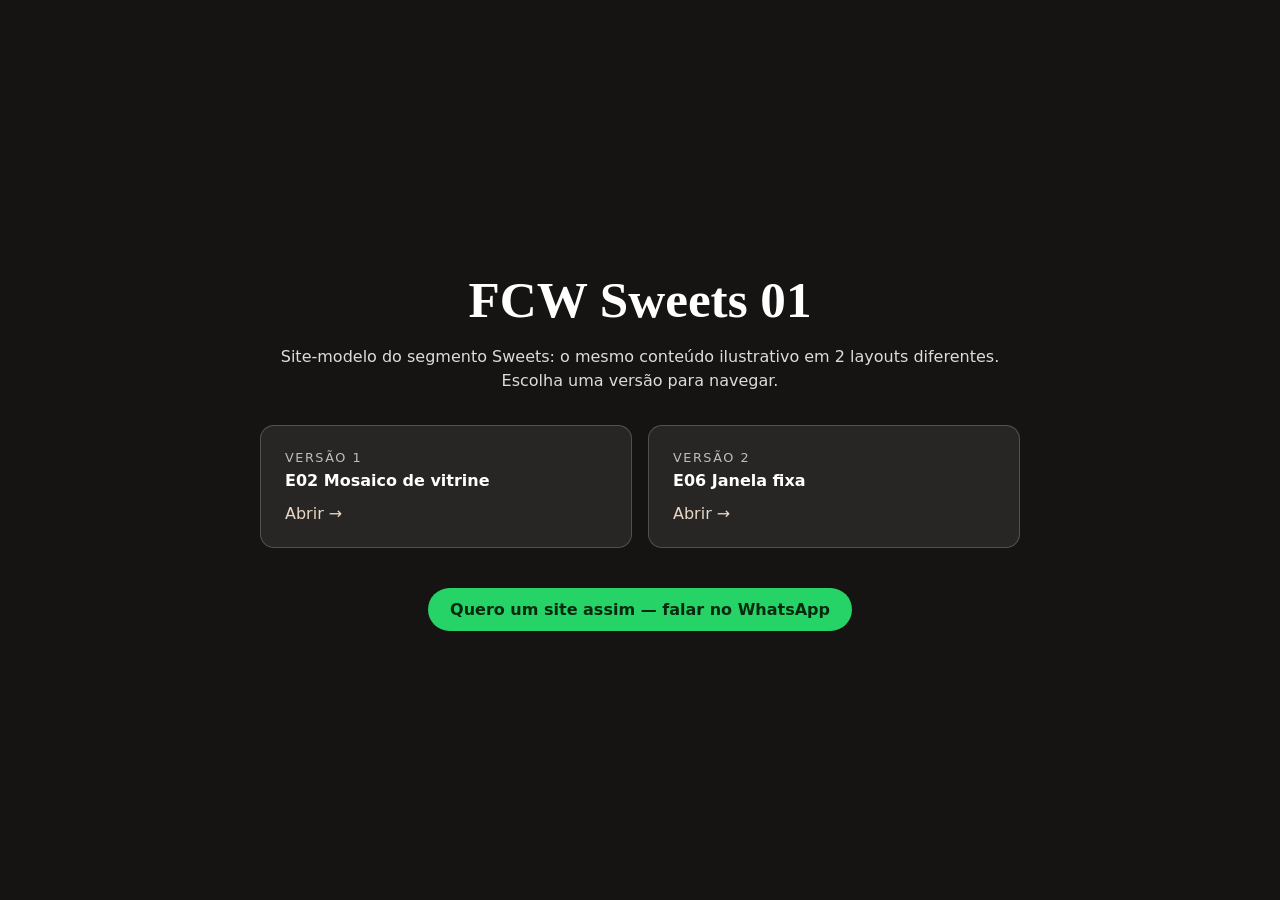
<file: index.html>
<!DOCTYPE html>
<html lang="pt-BR">
<head>
<meta charset="UTF-8" />
<meta name="viewport" content="width=device-width, initial-scale=1" />
<title>FCW Sweets 01 — site-modelo Kingdomapps</title>
<meta name="description" content="Site-modelo FCW Sweets 01 (segmento Sweets) em 2 layouts. Kingdomapps." />
<link rel="icon" href="assets/img/favicon.svg" type="image/svg+xml" />
<link rel="icon" href="assets/img/favicon.png" sizes="64x64" />
<meta property="og:type" content="website" />
<meta property="og:title" content="FCW Sweets 01 — site-modelo Kingdomapps" />
<meta property="og:image" content="https://fcwwebsites.github.io/kingdomapps-modelo-fcw-sweets-01/assets/img/og-image.jpg" />
<meta property="og:url" content="https://fcwwebsites.github.io/kingdomapps-modelo-fcw-sweets-01/" />
<style>
body{margin:0;font-family:system-ui,-apple-system,Segoe UI,Roboto,sans-serif;background:#161412;color:#fff;min-height:100vh;display:grid;place-items:center}
main{max-width:760px;padding:48px 24px;text-align:center}h1{font-family:Georgia,serif;font-size:clamp(2rem,6vw,3.2rem);margin:0 0 .3em}
p{opacity:.85;line-height:1.5}.grid{display:grid;grid-template-columns:repeat(auto-fit,minmax(240px,1fr));gap:16px;margin:32px 0}
.card{display:flex;flex-direction:column;gap:6px;padding:24px;border-radius:14px;background:rgba(255,255,255,.08);border:1px solid rgba(255,255,255,.2);color:#fff;text-decoration:none;text-align:left}
.card:hover,.card:focus-visible{background:rgba(255,255,255,.16)}.n{font-size:.8rem;letter-spacing:.12em;text-transform:uppercase;opacity:.7}.go{margin-top:8px;color:#e9d8c8}
.wa{display:inline-block;margin-top:8px;padding:12px 22px;border-radius:999px;background:#25d366;color:#08290f;font-weight:700;text-decoration:none}
</style>
<!-- Google tag (gtag.js) -->
<script async src="https://www.googletagmanager.com/gtag/js?id=G-NJ030BJ0Z8"></script>
<script>
  window.dataLayer = window.dataLayer || [];
  function gtag(){dataLayer.push(arguments);}
  gtag('js', new Date());
  gtag('config', 'G-NJ030BJ0Z8');
</script>
<script>/* Kingdomapps GA4 eventos CTA */(function(){try{var ev=function(n,p){try{if(typeof gtag==='function')gtag('event',n,p);}catch(e){}};document.addEventListener('click',function(e){var a=e.target&&e.target.closest?e.target.closest('a[href]'):null;if(!a)return;var h=a.href||'',p={link_url:h};if(a.dataset&&a.dataset.plan)p.plan=a.dataset.plan;if(/wa\.me|api\.whatsapp\.com|whatsapp:/i.test(h))ev('click_whatsapp',p);else if(/ifood/i.test(h))ev('click_ifood',p);else if(/99app|99food|\/\/(www\.)?99\.|food\.99/i.test(h))ev('click_99',p);},true);document.addEventListener('submit',function(e){var f=e.target;ev('generate_lead',{form_id:(f&&(f.id||f.getAttribute('name')))||'form',page_location:location.href});},true);}catch(e){}})();</script>
</head>
<body>
<main>
<h1>FCW Sweets 01</h1>
<p>Site-modelo do segmento Sweets: o mesmo conteúdo ilustrativo em 2 layouts diferentes. Escolha uma versão para navegar.</p>
<div class="grid"><a class="card" href="v1/"><span class="n">Versão 1</span><strong>E02 Mosaico de vitrine</strong><span class="go">Abrir →</span></a><a class="card" href="v2/"><span class="n">Versão 2</span><strong>E06 Janela fixa</strong><span class="go">Abrir →</span></a></div>
<a class="wa" href="https://wa.me/5511947904394?text=Ol%C3%A1!%20Vim%20pelo%20site%20e%20gostaria%20de%20mais%20informa%C3%A7%C3%B5es." target="_blank" rel="noopener">Quero um site assim — falar no WhatsApp</a>
</main>
</body>
</html>
</file>
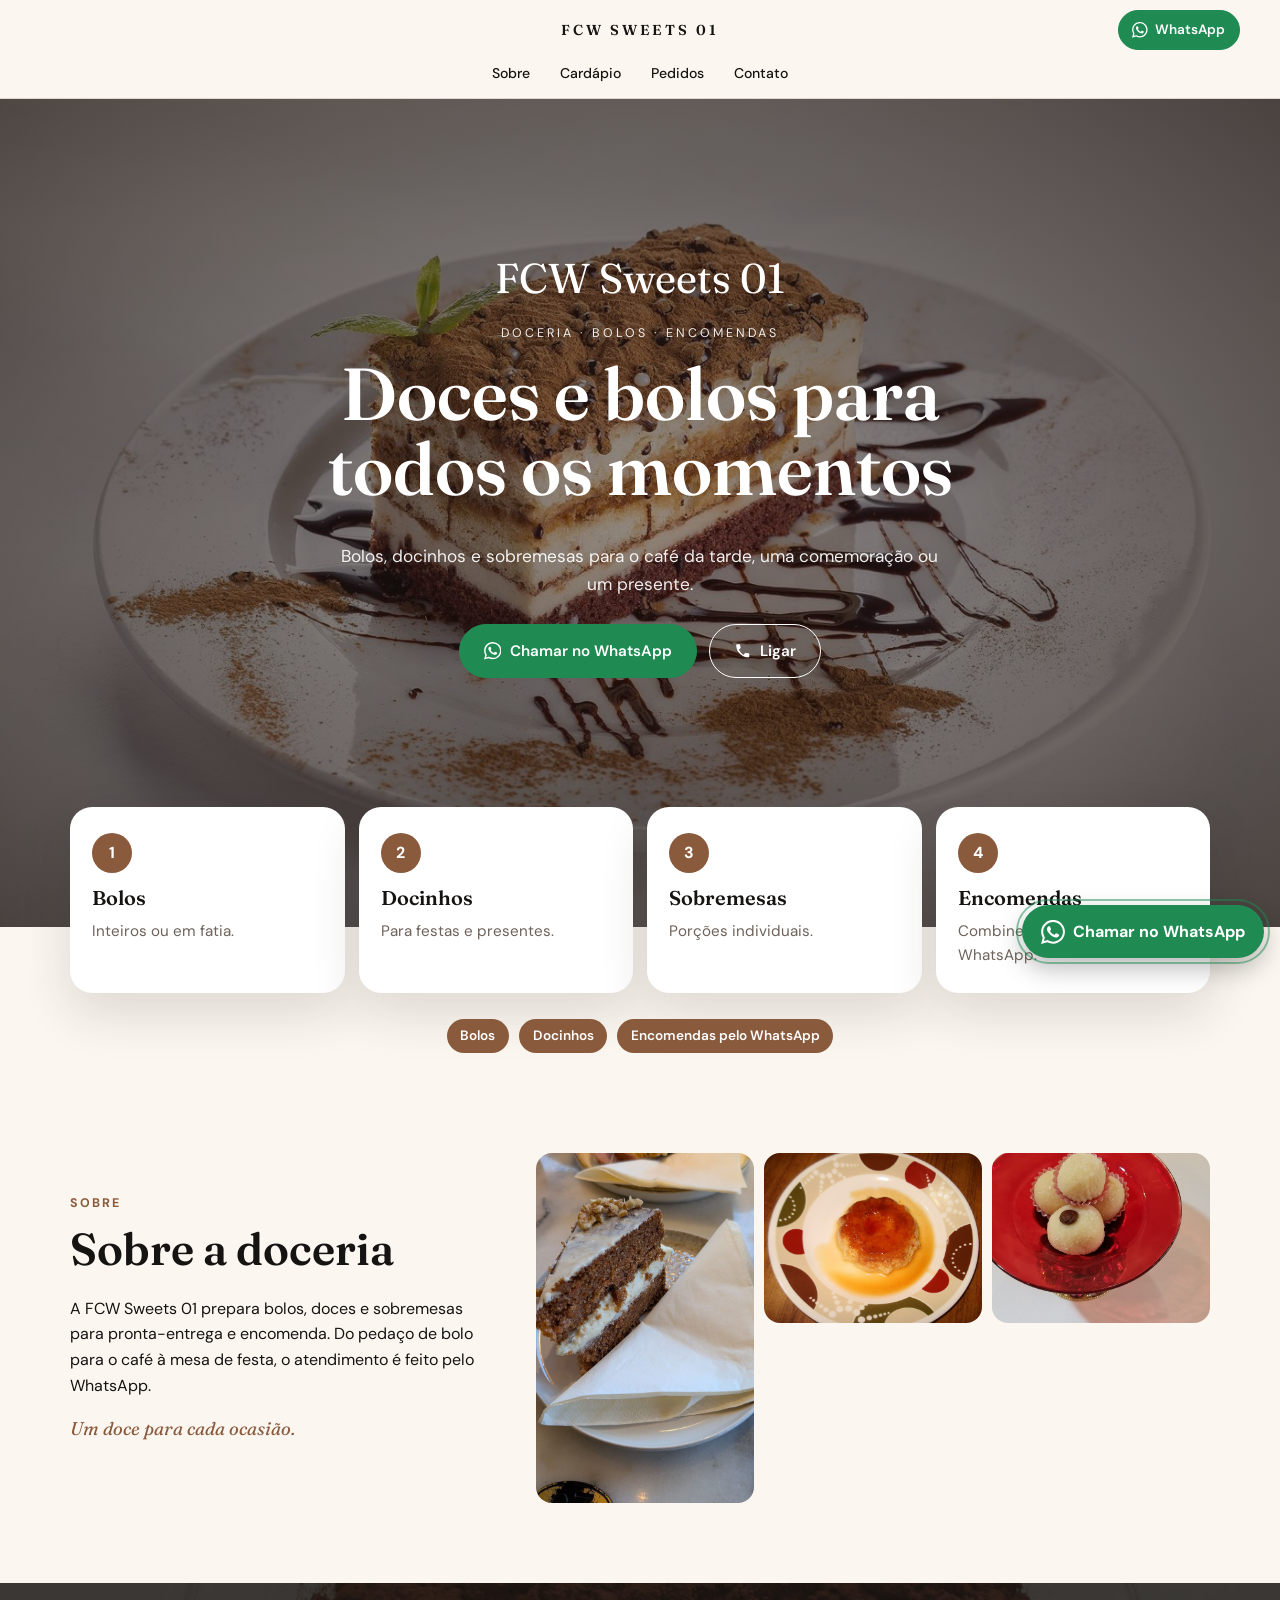
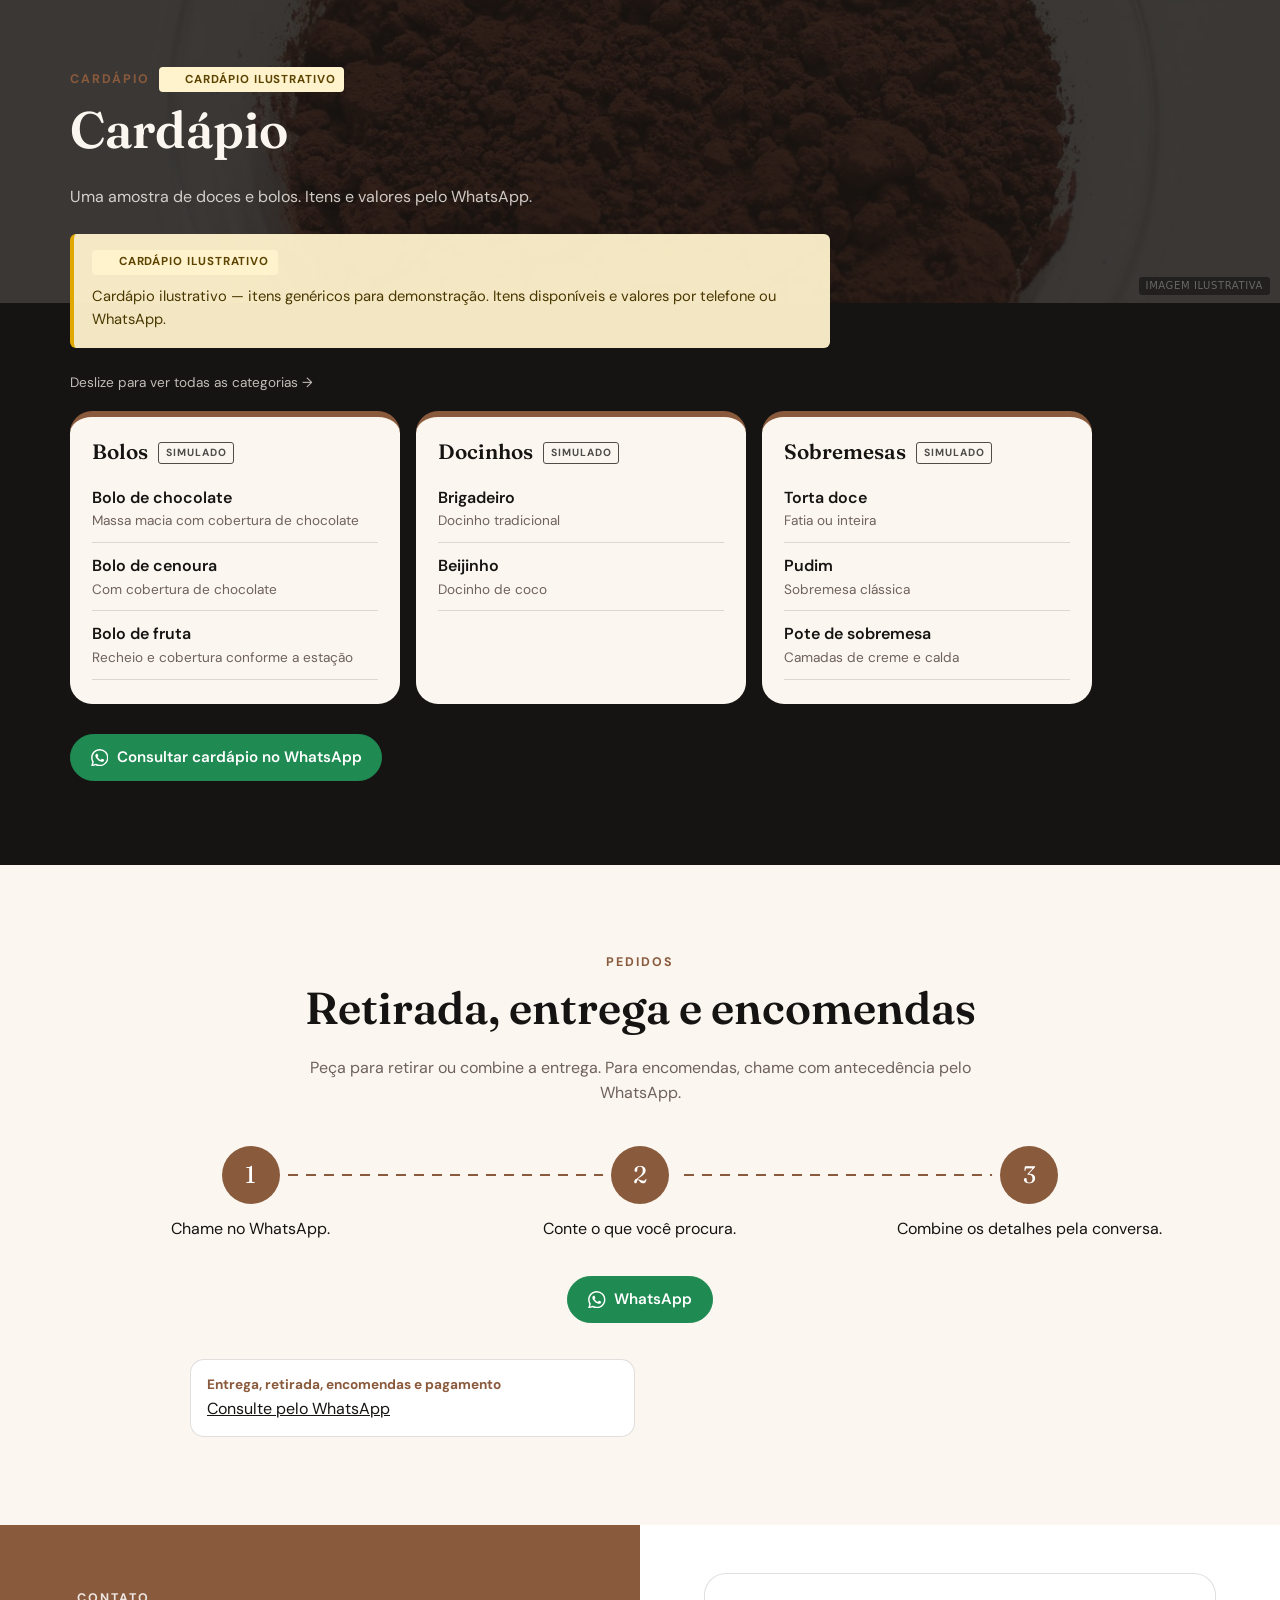
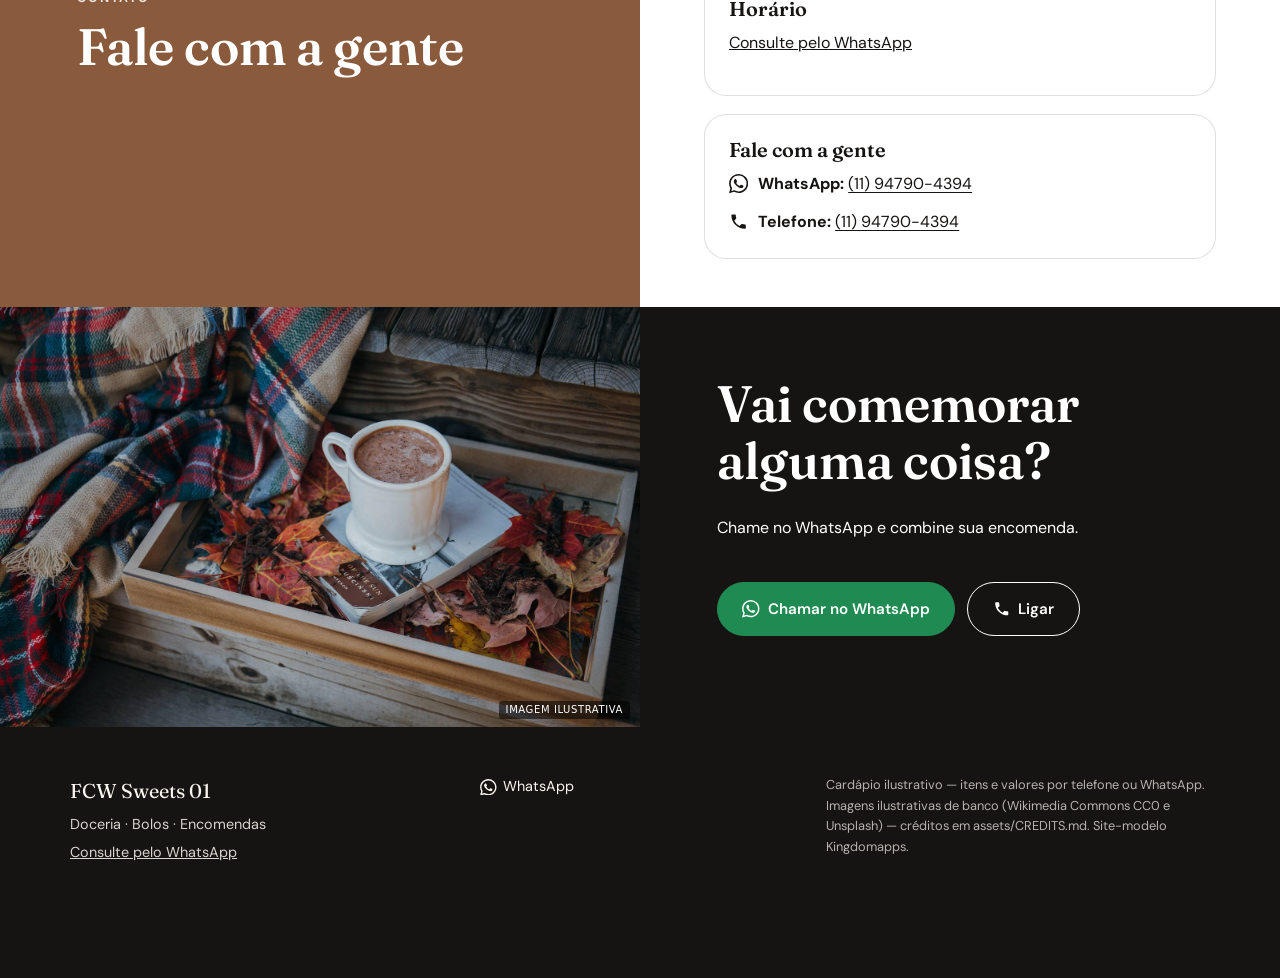
<file: v1/index.html>
<!DOCTYPE html>
<html lang="pt-BR">
<head>
<meta charset="UTF-8" />
<meta name="viewport" content="width=device-width, initial-scale=1" />
<title>FCW Sweets 01 | Doceria e confeitaria</title>
<meta name="description" content="Bolos, doces e sobremesas para o dia a dia e para encomendas. Fale com a FCW Sweets 01 pelo WhatsApp." />
<meta name="theme-color" content="#161412" />
<link rel="preconnect" href="https://fonts.googleapis.com" />
<link rel="preconnect" href="https://fonts.gstatic.com" crossorigin />
<link rel="stylesheet" href="https://fonts.googleapis.com/css2?family=Fraunces:ital,opsz,wght@0,9..144,500;0,9..144,600;1,9..144,500&family=DM+Sans:wght@400;500;700&display=swap" />
<link rel="stylesheet" href="../assets/core.css" />
<link rel="stylesheet" href="../assets/E02.css" />
<link rel="stylesheet" href="../assets/lead.css" />
<style>:root{--brand:#8a5a3c;--brand2:#f6f2ee;--brand-ink:#161412}</style>
<link rel="icon" href="../assets/img/favicon.svg" type="image/svg+xml" />
<link rel="icon" href="../assets/img/favicon.png" sizes="64x64" />
<link rel="apple-touch-icon" href="../assets/img/apple-touch-icon.png" />
<meta property="og:type" content="website" />
<meta property="og:title" content="FCW Sweets 01 | Doceria e confeitaria" />
<meta property="og:description" content="Bolos, doces e sobremesas para o dia a dia e para encomendas. Fale com a FCW Sweets 01 pelo WhatsApp." />
<meta property="og:image" content="https://fcwwebsites.github.io/kingdomapps-modelo-fcw-sweets-01/assets/img/og-image.jpg" />
<meta property="og:url" content="https://fcwwebsites.github.io/kingdomapps-modelo-fcw-sweets-01/" />
<meta name="twitter:card" content="summary_large_image" />
<!-- Google tag (gtag.js) -->
<script async src="https://www.googletagmanager.com/gtag/js?id=G-NJ030BJ0Z8"></script>
<script>
  window.dataLayer = window.dataLayer || [];
  function gtag(){dataLayer.push(arguments);}
  gtag('js', new Date());
  gtag('config', 'G-NJ030BJ0Z8');
</script>
<script>/* Kingdomapps GA4 eventos CTA */(function(){try{var ev=function(n,p){try{if(typeof gtag==='function')gtag('event',n,p);}catch(e){}};document.addEventListener('click',function(e){var a=e.target&&e.target.closest?e.target.closest('a[href]'):null;if(!a)return;var h=a.href||'',p={link_url:h};if(a.dataset&&a.dataset.plan)p.plan=a.dataset.plan;if(/wa\.me|api\.whatsapp\.com|whatsapp:/i.test(h))ev('click_whatsapp',p);else if(/ifood/i.test(h))ev('click_ifood',p);else if(/99app|99food|\/\/(www\.)?99\.|food\.99/i.test(h))ev('click_99',p);},true);document.addEventListener('submit',function(e){var f=e.target;ev('generate_lead',{form_id:(f&&(f.id||f.getAttribute('name')))||'form',page_location:location.href});},true);}catch(e){}})();</script>
</head>
<body class="est-E02" data-hours='{}' data-hours-unknown='[]'>
<!-- Kingdomapps · site-modelo anonimizado -->
<a class="skip" href="#conteudo">Pular para o conteúdo</a>
<header class="site-header e2-header" id="header">
  <div class="e2-top">
    <span></span>
    <a class="brand e2-brand" href="#topo" aria-label="FCW Sweets 01 — início"><span class="brand-word">FCW Sweets 01</span></a>
    <div class="e2-top-right"><a class="btn btn-wa btn-sm header-cta" href="https://wa.me/5511947904394?text=Ol%C3%A1!%20Vim%20pelo%20site%20e%20gostaria%20de%20mais%20informa%C3%A7%C3%B5es." target="_blank" rel="noopener"><svg viewBox="0 0 24 24" aria-hidden="true" focusable="false"><path fill="currentColor" d="M17.47 14.38c-.3-.15-1.76-.87-2.03-.97-.27-.1-.47-.15-.67.15-.2.3-.77.97-.94 1.16-.17.2-.35.22-.64.07-.3-.15-1.26-.46-2.39-1.47-.88-.79-1.48-1.76-1.65-2.06-.17-.3-.02-.46.13-.6.13-.14.3-.35.45-.52.15-.17.2-.3.3-.5.1-.2.05-.37-.03-.52-.07-.15-.67-1.61-.92-2.2-.24-.58-.49-.5-.67-.51h-.57c-.2 0-.52.07-.8.37-.27.3-1.04 1.02-1.04 2.48s1.07 2.88 1.21 3.07c.15.2 2.1 3.2 5.08 4.49.71.31 1.26.49 1.7.63.71.22 1.36.19 1.87.12.57-.09 1.76-.72 2-1.41.25-.7.25-1.29.18-1.41-.08-.13-.27-.2-.57-.35zM12.05 21.78a9.87 9.87 0 0 1-5.03-1.38l-.36-.21-3.74.98 1-3.65-.24-.37a9.86 9.86 0 0 1-1.51-5.26c0-5.45 4.44-9.88 9.89-9.88 2.64 0 5.12 1.03 6.99 2.9a9.83 9.83 0 0 1 2.89 6.99c0 5.45-4.44 9.88-9.89 9.88zm8.41-18.3A11.82 11.82 0 0 0 12.05 0C5.5 0 .16 5.34.16 11.89c0 2.1.55 4.14 1.59 5.95L.06 24l6.3-1.65a11.88 11.88 0 0 0 5.69 1.45c6.55 0 11.89-5.34 11.89-11.89 0-3.18-1.24-6.17-3.48-8.41z"/></svg><span>WhatsApp</span></a>
    <button class="nav-toggle" type="button" aria-expanded="false" aria-controls="site-nav"><span class="sr-only">Abrir menu</span><span class="bars" aria-hidden="true"></span></button></div>
  </div>
  <nav class="site-nav e2-nav" id="site-nav" aria-label="Principal"><ul><li><a href="#sobre">Sobre</a></li><li><a href="#cardapio">Cardápio</a></li><li><a href="#entrega">Pedidos</a></li><li><a href="#contato">Contato</a></li></ul></nav>
</header>
<main id="conteudo">
<section class="e2-hero" id="topo" aria-labelledby="hero-title">
  <figure class="e2-hero-media"><img src="../assets/img/fotos-foto-1.jpg" width="1400" height="952" alt="Imagem ilustrativa: fatia de bolo de chocolate com calda" fetchpriority="high" /></figure>
  <div class="e2-hero-copy">
    <p class="e2-wordmark">FCW Sweets 01</p>
    <p class="e2-eyebrow">Doceria · Bolos · Encomendas</p>
    <h1 id="hero-title">Doces e bolos para todos os momentos</h1>
    <p class="e2-lead">Bolos, docinhos e sobremesas para o café da tarde, uma comemoração ou um presente.</p>
    <div class="hero-ctas"><a class="btn btn-wa btn-lg" href="https://wa.me/5511947904394?text=Ol%C3%A1!%20Vim%20pelo%20site%20e%20gostaria%20de%20mais%20informa%C3%A7%C3%B5es." target="_blank" rel="noopener"><svg viewBox="0 0 24 24" aria-hidden="true" focusable="false"><path fill="currentColor" d="M17.47 14.38c-.3-.15-1.76-.87-2.03-.97-.27-.1-.47-.15-.67.15-.2.3-.77.97-.94 1.16-.17.2-.35.22-.64.07-.3-.15-1.26-.46-2.39-1.47-.88-.79-1.48-1.76-1.65-2.06-.17-.3-.02-.46.13-.6.13-.14.3-.35.45-.52.15-.17.2-.3.3-.5.1-.2.05-.37-.03-.52-.07-.15-.67-1.61-.92-2.2-.24-.58-.49-.5-.67-.51h-.57c-.2 0-.52.07-.8.37-.27.3-1.04 1.02-1.04 2.48s1.07 2.88 1.21 3.07c.15.2 2.1 3.2 5.08 4.49.71.31 1.26.49 1.7.63.71.22 1.36.19 1.87.12.57-.09 1.76-.72 2-1.41.25-.7.25-1.29.18-1.41-.08-.13-.27-.2-.57-.35zM12.05 21.78a9.87 9.87 0 0 1-5.03-1.38l-.36-.21-3.74.98 1-3.65-.24-.37a9.86 9.86 0 0 1-1.51-5.26c0-5.45 4.44-9.88 9.89-9.88 2.64 0 5.12 1.03 6.99 2.9a9.83 9.83 0 0 1 2.89 6.99c0 5.45-4.44 9.88-9.89 9.88zm8.41-18.3A11.82 11.82 0 0 0 12.05 0C5.5 0 .16 5.34.16 11.89c0 2.1.55 4.14 1.59 5.95L.06 24l6.3-1.65a11.88 11.88 0 0 0 5.69 1.45c6.55 0 11.89-5.34 11.89-11.89 0-3.18-1.24-6.17-3.48-8.41z"/></svg><span>Chamar no WhatsApp</span></a><a class="btn btn-ghost btn-lg btn-tel" href="tel:+5511947904394"><svg viewBox="0 0 24 24" aria-hidden="true" focusable="false"><path fill="currentColor" d="M6.6 10.8a15.1 15.1 0 0 0 6.6 6.6l2.2-2.2a1 1 0 0 1 1-.25 11.4 11.4 0 0 0 3.6.57 1 1 0 0 1 1 1V20a1 1 0 0 1-1 1A17 17 0 0 1 3 4a1 1 0 0 1 1-1h3.5a1 1 0 0 1 1 1c0 1.25.2 2.45.57 3.57a1 1 0 0 1-.25 1z"/></svg><span>Ligar</span></a></div>
  </div>
</section>
<section class="e2-dest" id="destaques" aria-labelledby="dest-title">
  <div class="wrap">
    <h2 id="dest-title" class="sr-only">Destaques</h2>
    <ul class="e2-cards"><li class="e2-card"><span class="e2-card-n" aria-hidden="true">1</span><h3>Bolos</h3><p>Inteiros ou em fatia.</p></li><li class="e2-card"><span class="e2-card-n" aria-hidden="true">2</span><h3>Docinhos</h3><p>Para festas e presentes.</p></li><li class="e2-card"><span class="e2-card-n" aria-hidden="true">3</span><h3>Sobremesas</h3><p>Porções individuais.</p></li><li class="e2-card"><span class="e2-card-n" aria-hidden="true">4</span><h3>Encomendas</h3><p>Combine sabores e datas pelo WhatsApp.</p></li></ul>
    <ul class="e2-chips" aria-label="Em resumo"><li>Bolos</li><li>Docinhos</li><li>Encomendas pelo WhatsApp</li></ul>
  </div>
</section>
<section class="e2-sobre" id="sobre" aria-labelledby="sobre-title">
  <div class="wrap e2-sobre-grid">
    <div class="e2-sobre-copy"><p class="e2-kicker">Sobre</p><h2 id="sobre-title">Sobre a doceria</h2><p>A FCW Sweets 01 prepara bolos, doces e sobremesas para pronta-entrega e encomenda. Do pedaço de bolo para o café à mesa de festa, o atendimento é feito pelo WhatsApp.</p><p class="e2-apoio">Um doce para cada ocasião.</p></div>
    <div class="e2-mosaic e2-n3" aria-label="Fotos de FCW Sweets 01"><figure class="e2-tile e2-t1"><img src="../assets/img/fotos-foto-2.jpg" width="1400" height="1054" alt="Imagem ilustrativa: fatia de bolo de cenoura com café" loading="lazy" decoding="async" /></figure><figure class="e2-tile e2-t2"><img src="../assets/img/fotos-foto-3.jpg" width="1400" height="1050" alt="Imagem ilustrativa: pudim com calda de caramelo" loading="lazy" decoding="async" /></figure><figure class="e2-tile e2-t3"><img src="../assets/img/fotos-foto-4.jpg" width="1400" height="1400" alt="Imagem ilustrativa: docinhos de coco em taça" loading="lazy" decoding="async" /></figure></div>
  </div>
</section>
<section class="e2-menu" id="cardapio" aria-labelledby="menu-title">
  <div class="amb amb-menu" style="--amb:url('../assets/img/ambiente-cocoa-powder.jpg')" aria-hidden="true"><span class="amb-tag">Imagem ilustrativa</span></div>
  <div class="wrap e2-menu-inner">
    <div class="e2-menu-head"><p class="e2-kicker">Cardápio <span class="sim-badge">Cardápio ilustrativo</span></p><h2 id="menu-title">Cardápio</h2><p>Uma amostra de doces e bolos. Itens e valores pelo WhatsApp.</p></div>
    <div class="sim-notice" role="note"><span class="sim-badge">Cardápio ilustrativo</span><p>Cardápio ilustrativo — itens genéricos para demonstração. Itens disponíveis e valores por telefone ou WhatsApp.</p></div>
    <p class="e2-swipe" aria-hidden="true">Deslize para ver todas as categorias →</p>
  </div>
  <ul class="e2-mcards" tabindex="0" aria-label="Categorias do cardápio (rolagem horizontal)"><li class="e2-mcard"><h3>Bolos <span class="sim-tag">Simulado</span></h3><ul><li><span class="e2-mi-name">Bolo de chocolate</span><span class="e2-mi-desc">Massa macia com cobertura de chocolate</span></li><li><span class="e2-mi-name">Bolo de cenoura</span><span class="e2-mi-desc">Com cobertura de chocolate</span></li><li><span class="e2-mi-name">Bolo de fruta</span><span class="e2-mi-desc">Recheio e cobertura conforme a estação</span></li></ul></li><li class="e2-mcard"><h3>Docinhos <span class="sim-tag">Simulado</span></h3><ul><li><span class="e2-mi-name">Brigadeiro</span><span class="e2-mi-desc">Docinho tradicional</span></li><li><span class="e2-mi-name">Beijinho</span><span class="e2-mi-desc">Docinho de coco</span></li></ul></li><li class="e2-mcard"><h3>Sobremesas <span class="sim-tag">Simulado</span></h3><ul><li><span class="e2-mi-name">Torta doce</span><span class="e2-mi-desc">Fatia ou inteira</span></li><li><span class="e2-mi-name">Pudim</span><span class="e2-mi-desc">Sobremesa clássica</span></li><li><span class="e2-mi-name">Pote de sobremesa</span><span class="e2-mi-desc">Camadas de creme e calda</span></li></ul></li></ul>
  <div class="wrap e2-menu-cta"><a class="btn btn-wa" href="https://wa.me/5511947904394?text=Ol%C3%A1!%20Vim%20pelo%20site%20e%20gostaria%20de%20mais%20informa%C3%A7%C3%B5es." target="_blank" rel="noopener"><svg viewBox="0 0 24 24" aria-hidden="true" focusable="false"><path fill="currentColor" d="M17.47 14.38c-.3-.15-1.76-.87-2.03-.97-.27-.1-.47-.15-.67.15-.2.3-.77.97-.94 1.16-.17.2-.35.22-.64.07-.3-.15-1.26-.46-2.39-1.47-.88-.79-1.48-1.76-1.65-2.06-.17-.3-.02-.46.13-.6.13-.14.3-.35.45-.52.15-.17.2-.3.3-.5.1-.2.05-.37-.03-.52-.07-.15-.67-1.61-.92-2.2-.24-.58-.49-.5-.67-.51h-.57c-.2 0-.52.07-.8.37-.27.3-1.04 1.02-1.04 2.48s1.07 2.88 1.21 3.07c.15.2 2.1 3.2 5.08 4.49.71.31 1.26.49 1.7.63.71.22 1.36.19 1.87.12.57-.09 1.76-.72 2-1.41.25-.7.25-1.29.18-1.41-.08-.13-.27-.2-.57-.35zM12.05 21.78a9.87 9.87 0 0 1-5.03-1.38l-.36-.21-3.74.98 1-3.65-.24-.37a9.86 9.86 0 0 1-1.51-5.26c0-5.45 4.44-9.88 9.89-9.88 2.64 0 5.12 1.03 6.99 2.9a9.83 9.83 0 0 1 2.89 6.99c0 5.45-4.44 9.88-9.89 9.88zm8.41-18.3A11.82 11.82 0 0 0 12.05 0C5.5 0 .16 5.34.16 11.89c0 2.1.55 4.14 1.59 5.95L.06 24l6.3-1.65a11.88 11.88 0 0 0 5.69 1.45c6.55 0 11.89-5.34 11.89-11.89 0-3.18-1.24-6.17-3.48-8.41z"/></svg><span>Consultar cardápio no WhatsApp</span></a></div>
</section>
<section class="e2-orders" id="entrega" aria-labelledby="ent-title">
  <div class="wrap">
    <div class="e2-center"><p class="e2-kicker">Pedidos</p><h2 id="ent-title">Retirada, entrega e encomendas</h2><p>Peça para retirar ou combine a entrega. Para encomendas, chame com antecedência pelo WhatsApp.</p></div>
    <ol class="e2-timeline"><li><span class="e2-step-n" aria-hidden="true">1</span><p>Chame no WhatsApp.</p></li><li><span class="e2-step-n" aria-hidden="true">2</span><p>Conte o que você procura.</p></li><li><span class="e2-step-n" aria-hidden="true">3</span><p>Combine os detalhes pela conversa.</p></li></ol>
    <div class="e2-center"><div class="order-links"><a class="btn btn-wa" href="https://wa.me/5511947904394?text=Ol%C3%A1!%20Vim%20pelo%20site%20e%20gostaria%20de%20mais%20informa%C3%A7%C3%B5es." target="_blank" rel="noopener"><svg viewBox="0 0 24 24" aria-hidden="true" focusable="false"><path fill="currentColor" d="M17.47 14.38c-.3-.15-1.76-.87-2.03-.97-.27-.1-.47-.15-.67.15-.2.3-.77.97-.94 1.16-.17.2-.35.22-.64.07-.3-.15-1.26-.46-2.39-1.47-.88-.79-1.48-1.76-1.65-2.06-.17-.3-.02-.46.13-.6.13-.14.3-.35.45-.52.15-.17.2-.3.3-.5.1-.2.05-.37-.03-.52-.07-.15-.67-1.61-.92-2.2-.24-.58-.49-.5-.67-.51h-.57c-.2 0-.52.07-.8.37-.27.3-1.04 1.02-1.04 2.48s1.07 2.88 1.21 3.07c.15.2 2.1 3.2 5.08 4.49.71.31 1.26.49 1.7.63.71.22 1.36.19 1.87.12.57-.09 1.76-.72 2-1.41.25-.7.25-1.29.18-1.41-.08-.13-.27-.2-.57-.35zM12.05 21.78a9.87 9.87 0 0 1-5.03-1.38l-.36-.21-3.74.98 1-3.65-.24-.37a9.86 9.86 0 0 1-1.51-5.26c0-5.45 4.44-9.88 9.89-9.88 2.64 0 5.12 1.03 6.99 2.9a9.83 9.83 0 0 1 2.89 6.99c0 5.45-4.44 9.88-9.89 9.88zm8.41-18.3A11.82 11.82 0 0 0 12.05 0C5.5 0 .16 5.34.16 11.89c0 2.1.55 4.14 1.59 5.95L.06 24l6.3-1.65a11.88 11.88 0 0 0 5.69 1.45c6.55 0 11.89-5.34 11.89-11.89 0-3.18-1.24-6.17-3.48-8.41z"/></svg><span>WhatsApp</span></a></div></div>
    <dl class="e2-kv"><div><dt>Entrega, retirada, encomendas e pagamento</dt><dd><a href="https://wa.me/5511947904394?text=Ol%C3%A1!%20Vim%20pelo%20site%20e%20gostaria%20de%20mais%20informa%C3%A7%C3%B5es." target="_blank" rel="noopener">Consulte pelo WhatsApp</a></dd></div></dl>
  </div>
</section>
<section class="e2-contact" id="contato" aria-labelledby="ct-title">
  <div class="e2-contact-block">
    <p class="e2-kicker">Contato</p><h2 id="ct-title">Fale com a gente</h2>
    </div>
  <div class="e2-contact-side">
    <div class="ct-card ct-hours"><h3>Horário</h3><p><a href="https://wa.me/5511947904394?text=Ol%C3%A1!%20Vim%20pelo%20site%20e%20gostaria%20de%20mais%20informa%C3%A7%C3%B5es." target="_blank" rel="noopener">Consulte pelo WhatsApp</a></p></div>
    <div class="ct-card"><h3>Fale com a gente</h3><ul class="ct-list"><li><svg viewBox="0 0 24 24" aria-hidden="true" focusable="false"><path fill="currentColor" d="M17.47 14.38c-.3-.15-1.76-.87-2.03-.97-.27-.1-.47-.15-.67.15-.2.3-.77.97-.94 1.16-.17.2-.35.22-.64.07-.3-.15-1.26-.46-2.39-1.47-.88-.79-1.48-1.76-1.65-2.06-.17-.3-.02-.46.13-.6.13-.14.3-.35.45-.52.15-.17.2-.3.3-.5.1-.2.05-.37-.03-.52-.07-.15-.67-1.61-.92-2.2-.24-.58-.49-.5-.67-.51h-.57c-.2 0-.52.07-.8.37-.27.3-1.04 1.02-1.04 2.48s1.07 2.88 1.21 3.07c.15.2 2.1 3.2 5.08 4.49.71.31 1.26.49 1.7.63.71.22 1.36.19 1.87.12.57-.09 1.76-.72 2-1.41.25-.7.25-1.29.18-1.41-.08-.13-.27-.2-.57-.35zM12.05 21.78a9.87 9.87 0 0 1-5.03-1.38l-.36-.21-3.74.98 1-3.65-.24-.37a9.86 9.86 0 0 1-1.51-5.26c0-5.45 4.44-9.88 9.89-9.88 2.64 0 5.12 1.03 6.99 2.9a9.83 9.83 0 0 1 2.89 6.99c0 5.45-4.44 9.88-9.89 9.88zm8.41-18.3A11.82 11.82 0 0 0 12.05 0C5.5 0 .16 5.34.16 11.89c0 2.1.55 4.14 1.59 5.95L.06 24l6.3-1.65a11.88 11.88 0 0 0 5.69 1.45c6.55 0 11.89-5.34 11.89-11.89 0-3.18-1.24-6.17-3.48-8.41z"/></svg><span><strong>WhatsApp:</strong> <a href="https://wa.me/5511947904394?text=Ol%C3%A1!%20Vim%20pelo%20site%20e%20gostaria%20de%20mais%20informa%C3%A7%C3%B5es." target="_blank" rel="noopener">(11) 94790-4394</a></span></li><li><svg viewBox="0 0 24 24" aria-hidden="true" focusable="false"><path fill="currentColor" d="M6.6 10.8a15.1 15.1 0 0 0 6.6 6.6l2.2-2.2a1 1 0 0 1 1-.25 11.4 11.4 0 0 0 3.6.57 1 1 0 0 1 1 1V20a1 1 0 0 1-1 1A17 17 0 0 1 3 4a1 1 0 0 1 1-1h3.5a1 1 0 0 1 1 1c0 1.25.2 2.45.57 3.57a1 1 0 0 1-.25 1z"/></svg><span><strong>Telefone:</strong> <a href="tel:+5511947904394">(11) 94790-4394</a></span></li></ul></div>
  </div>
</section>
<section class="e2-cta cta-final" id="cta-final" aria-labelledby="cta-title">
  <div class="e2-cta-photo"><div class="amb amb-cta" style="--amb:url('../assets/img/ambiente-hot-chocolate.jpg')" aria-hidden="true"><span class="amb-tag">Imagem ilustrativa</span></div></div>
  <div class="e2-cta-copy"><h2 id="cta-title">Vai comemorar alguma coisa?</h2><p>Chame no WhatsApp e combine sua encomenda.</p><div class="hero-ctas"><a class="btn btn-wa btn-lg" href="https://wa.me/5511947904394?text=Ol%C3%A1!%20Vim%20pelo%20site%20e%20gostaria%20de%20mais%20informa%C3%A7%C3%B5es." target="_blank" rel="noopener"><svg viewBox="0 0 24 24" aria-hidden="true" focusable="false"><path fill="currentColor" d="M17.47 14.38c-.3-.15-1.76-.87-2.03-.97-.27-.1-.47-.15-.67.15-.2.3-.77.97-.94 1.16-.17.2-.35.22-.64.07-.3-.15-1.26-.46-2.39-1.47-.88-.79-1.48-1.76-1.65-2.06-.17-.3-.02-.46.13-.6.13-.14.3-.35.45-.52.15-.17.2-.3.3-.5.1-.2.05-.37-.03-.52-.07-.15-.67-1.61-.92-2.2-.24-.58-.49-.5-.67-.51h-.57c-.2 0-.52.07-.8.37-.27.3-1.04 1.02-1.04 2.48s1.07 2.88 1.21 3.07c.15.2 2.1 3.2 5.08 4.49.71.31 1.26.49 1.7.63.71.22 1.36.19 1.87.12.57-.09 1.76-.72 2-1.41.25-.7.25-1.29.18-1.41-.08-.13-.27-.2-.57-.35zM12.05 21.78a9.87 9.87 0 0 1-5.03-1.38l-.36-.21-3.74.98 1-3.65-.24-.37a9.86 9.86 0 0 1-1.51-5.26c0-5.45 4.44-9.88 9.89-9.88 2.64 0 5.12 1.03 6.99 2.9a9.83 9.83 0 0 1 2.89 6.99c0 5.45-4.44 9.88-9.89 9.88zm8.41-18.3A11.82 11.82 0 0 0 12.05 0C5.5 0 .16 5.34.16 11.89c0 2.1.55 4.14 1.59 5.95L.06 24l6.3-1.65a11.88 11.88 0 0 0 5.69 1.45c6.55 0 11.89-5.34 11.89-11.89 0-3.18-1.24-6.17-3.48-8.41z"/></svg><span>Chamar no WhatsApp</span></a><a class="btn btn-ghost btn-lg" href="tel:+5511947904394"><svg viewBox="0 0 24 24" aria-hidden="true" focusable="false"><path fill="currentColor" d="M6.6 10.8a15.1 15.1 0 0 0 6.6 6.6l2.2-2.2a1 1 0 0 1 1-.25 11.4 11.4 0 0 0 3.6.57 1 1 0 0 1 1 1V20a1 1 0 0 1-1 1A17 17 0 0 1 3 4a1 1 0 0 1 1-1h3.5a1 1 0 0 1 1 1c0 1.25.2 2.45.57 3.57a1 1 0 0 1-.25 1z"/></svg><span>Ligar</span></a></div></div>
</section>
</main>
<footer class="site-footer e2-footer">
  <div class="wrap e2-foot-grid">
    <div class="f-brand"><div><p class="f-name">FCW Sweets 01</p><p>Doceria · Bolos · Encomendas</p><p><a href="https://wa.me/5511947904394?text=Ol%C3%A1!%20Vim%20pelo%20site%20e%20gostaria%20de%20mais%20informa%C3%A7%C3%B5es." target="_blank" rel="noopener">Consulte pelo WhatsApp</a></p></div></div>
    <nav class="f-links" aria-label="Links"><a href="https://wa.me/5511947904394?text=Ol%C3%A1!%20Vim%20pelo%20site%20e%20gostaria%20de%20mais%20informa%C3%A7%C3%B5es." target="_blank" rel="noopener"><svg viewBox="0 0 24 24" aria-hidden="true" focusable="false"><path fill="currentColor" d="M17.47 14.38c-.3-.15-1.76-.87-2.03-.97-.27-.1-.47-.15-.67.15-.2.3-.77.97-.94 1.16-.17.2-.35.22-.64.07-.3-.15-1.26-.46-2.39-1.47-.88-.79-1.48-1.76-1.65-2.06-.17-.3-.02-.46.13-.6.13-.14.3-.35.45-.52.15-.17.2-.3.3-.5.1-.2.05-.37-.03-.52-.07-.15-.67-1.61-.92-2.2-.24-.58-.49-.5-.67-.51h-.57c-.2 0-.52.07-.8.37-.27.3-1.04 1.02-1.04 2.48s1.07 2.88 1.21 3.07c.15.2 2.1 3.2 5.08 4.49.71.31 1.26.49 1.7.63.71.22 1.36.19 1.87.12.57-.09 1.76-.72 2-1.41.25-.7.25-1.29.18-1.41-.08-.13-.27-.2-.57-.35zM12.05 21.78a9.87 9.87 0 0 1-5.03-1.38l-.36-.21-3.74.98 1-3.65-.24-.37a9.86 9.86 0 0 1-1.51-5.26c0-5.45 4.44-9.88 9.89-9.88 2.64 0 5.12 1.03 6.99 2.9a9.83 9.83 0 0 1 2.89 6.99c0 5.45-4.44 9.88-9.89 9.88zm8.41-18.3A11.82 11.82 0 0 0 12.05 0C5.5 0 .16 5.34.16 11.89c0 2.1.55 4.14 1.59 5.95L.06 24l6.3-1.65a11.88 11.88 0 0 0 5.69 1.45c6.55 0 11.89-5.34 11.89-11.89 0-3.18-1.24-6.17-3.48-8.41z"/></svg><span>WhatsApp</span></a></nav>
    <div><p class="f-note">Cardápio ilustrativo — itens e valores por telefone ou WhatsApp.</p>
    <p class="f-credit">Imagens ilustrativas de banco (Wikimedia Commons CC0 e Unsplash) — créditos em assets/CREDITS.md. Site-modelo Kingdomapps.</p></div>
  </div>
</footer>
<a class="wa-float" href="https://wa.me/5511947904394?text=Ol%C3%A1!%20Vim%20pelo%20site%20e%20gostaria%20de%20mais%20informa%C3%A7%C3%B5es." target="_blank" rel="noopener" aria-label="Chamar a FCW Sweets 01 no WhatsApp"><svg viewBox="0 0 24 24" aria-hidden="true" focusable="false"><path fill="currentColor" d="M17.47 14.38c-.3-.15-1.76-.87-2.03-.97-.27-.1-.47-.15-.67.15-.2.3-.77.97-.94 1.16-.17.2-.35.22-.64.07-.3-.15-1.26-.46-2.39-1.47-.88-.79-1.48-1.76-1.65-2.06-.17-.3-.02-.46.13-.6.13-.14.3-.35.45-.52.15-.17.2-.3.3-.5.1-.2.05-.37-.03-.52-.07-.15-.67-1.61-.92-2.2-.24-.58-.49-.5-.67-.51h-.57c-.2 0-.52.07-.8.37-.27.3-1.04 1.02-1.04 2.48s1.07 2.88 1.21 3.07c.15.2 2.1 3.2 5.08 4.49.71.31 1.26.49 1.7.63.71.22 1.36.19 1.87.12.57-.09 1.76-.72 2-1.41.25-.7.25-1.29.18-1.41-.08-.13-.27-.2-.57-.35zM12.05 21.78a9.87 9.87 0 0 1-5.03-1.38l-.36-.21-3.74.98 1-3.65-.24-.37a9.86 9.86 0 0 1-1.51-5.26c0-5.45 4.44-9.88 9.89-9.88 2.64 0 5.12 1.03 6.99 2.9a9.83 9.83 0 0 1 2.89 6.99c0 5.45-4.44 9.88-9.89 9.88zm8.41-18.3A11.82 11.82 0 0 0 12.05 0C5.5 0 .16 5.34.16 11.89c0 2.1.55 4.14 1.59 5.95L.06 24l6.3-1.65a11.88 11.88 0 0 0 5.69 1.45c6.55 0 11.89-5.34 11.89-11.89 0-3.18-1.24-6.17-3.48-8.41z"/></svg><span>Chamar no WhatsApp</span></a>
<script src="../assets/site.js" defer></script>
</body>
</html>
</file>
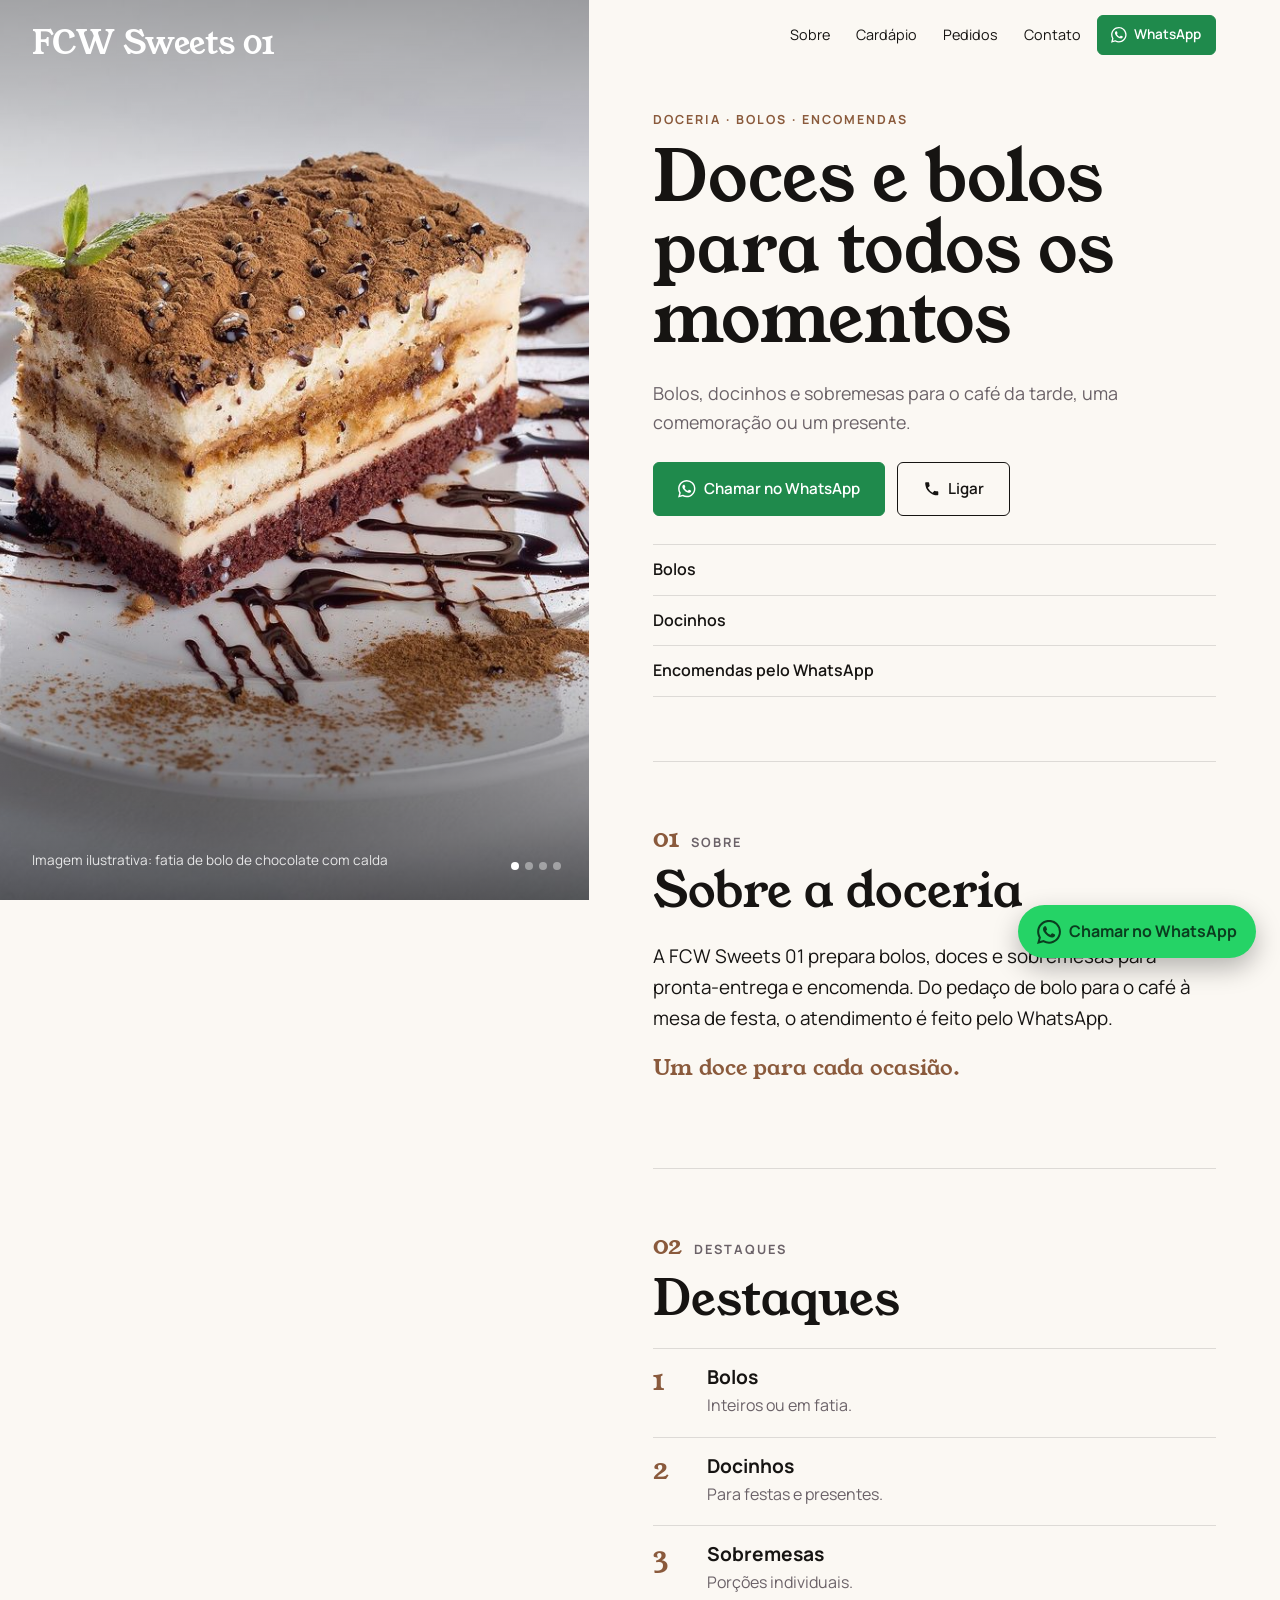
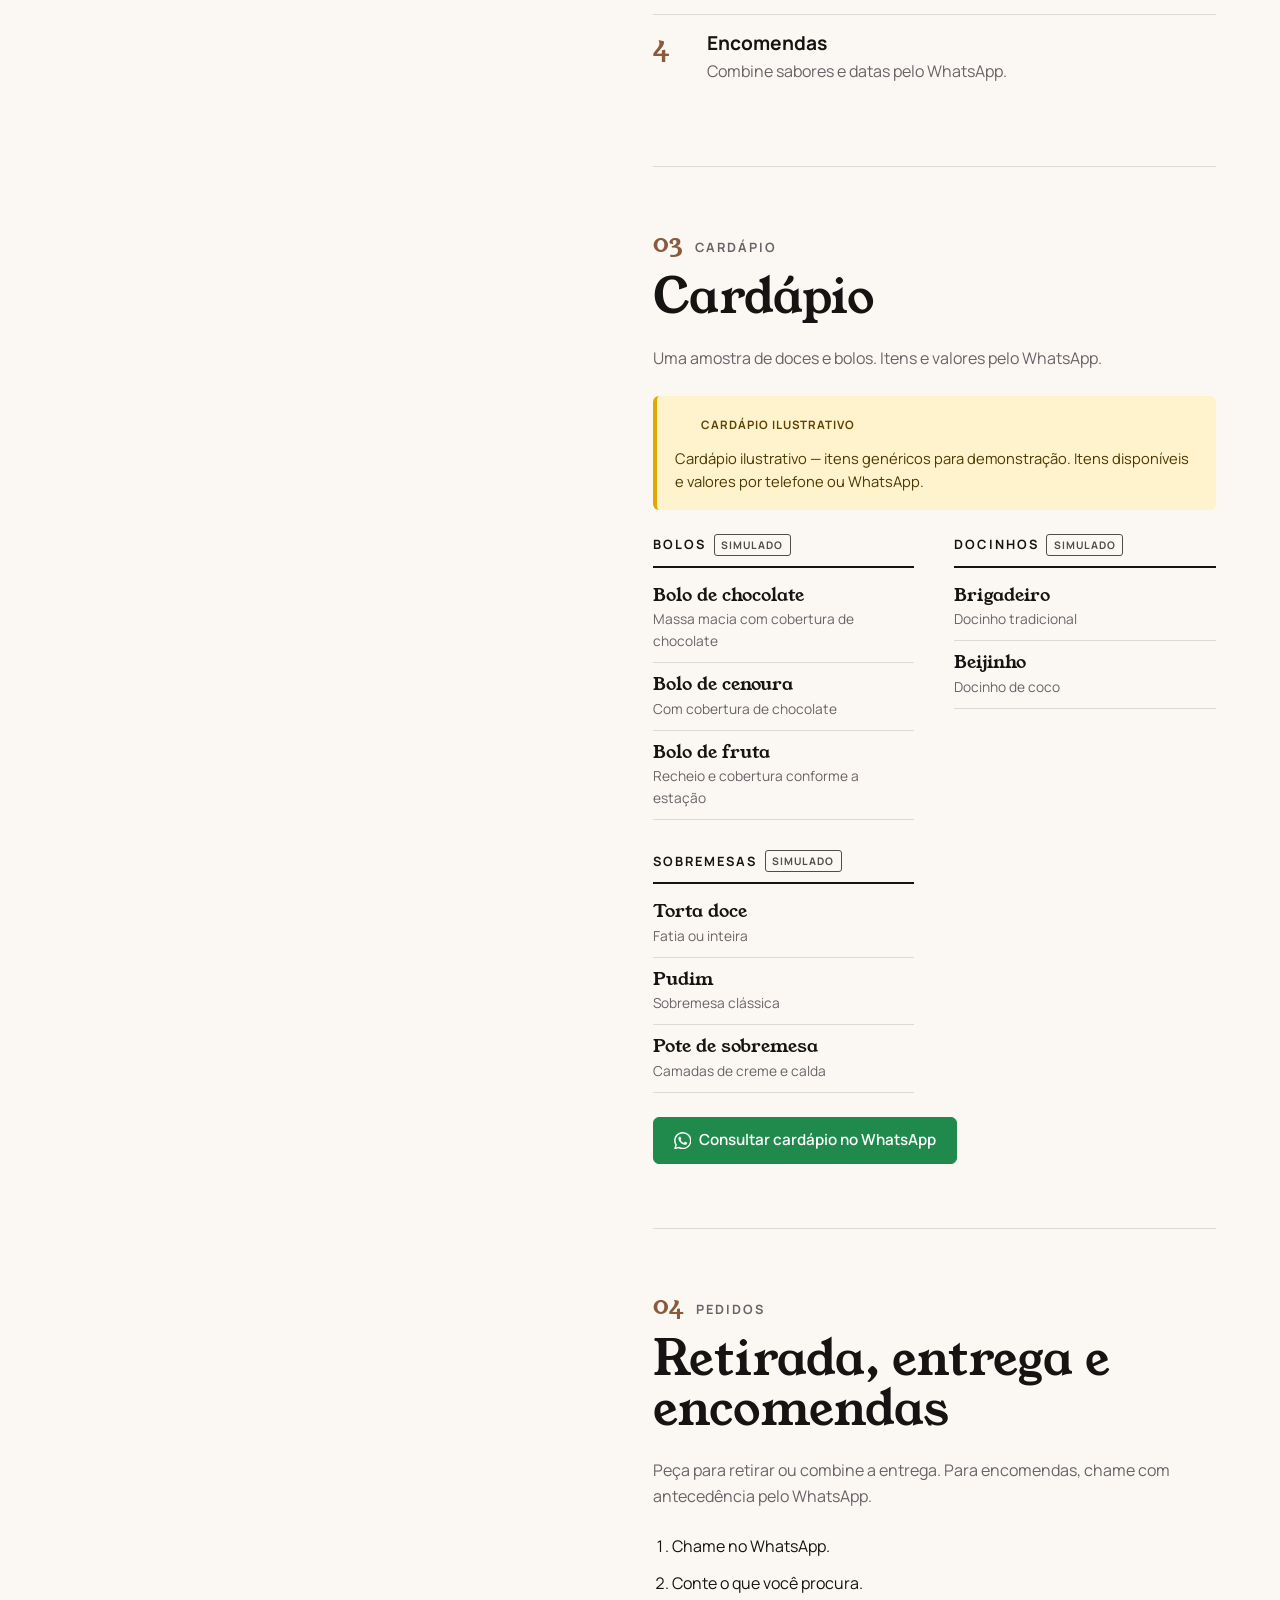
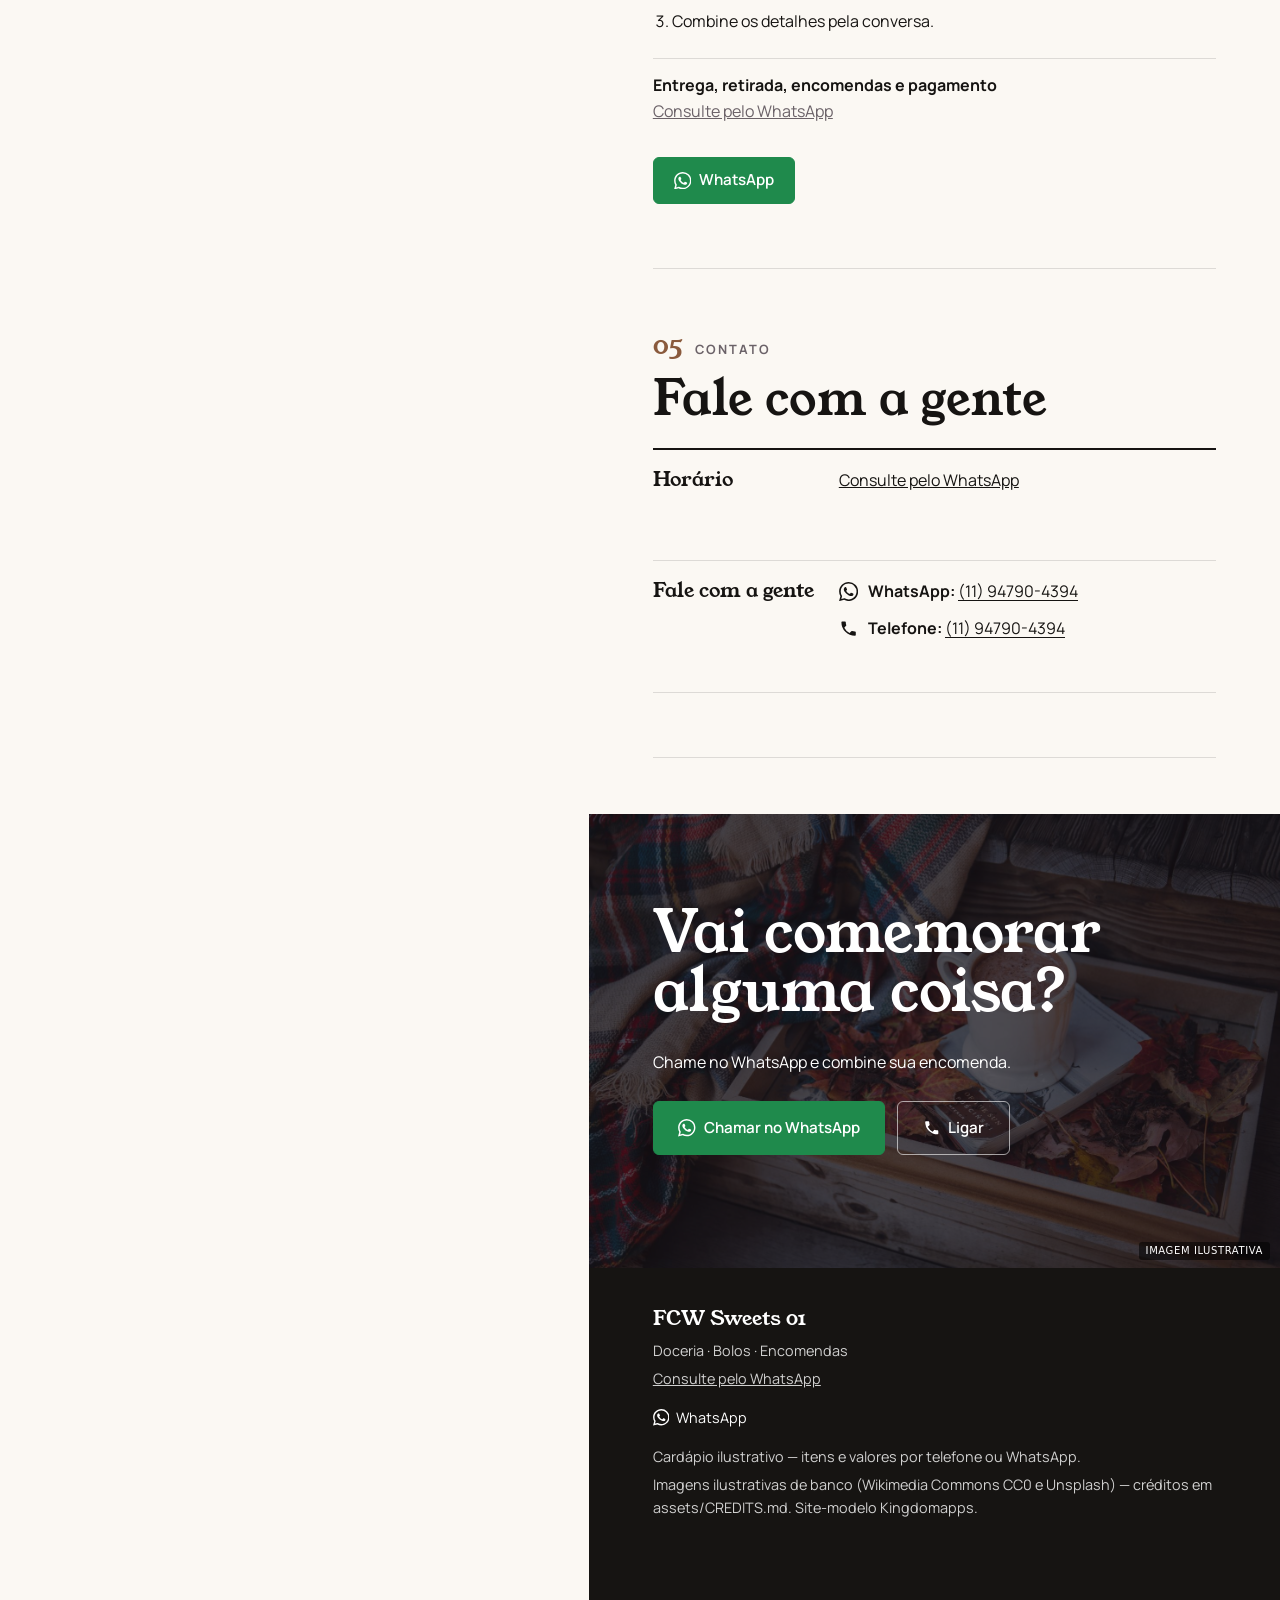
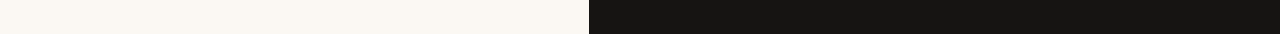
<file: v2/index.html>
<!DOCTYPE html>
<html lang="pt-BR">
<head>
<meta charset="UTF-8" />
<meta name="viewport" content="width=device-width, initial-scale=1" />
<title>FCW Sweets 01 | Doceria e confeitaria</title>
<meta name="description" content="Bolos, doces e sobremesas para o dia a dia e para encomendas. Fale com a FCW Sweets 01 pelo WhatsApp." />
<meta name="theme-color" content="#161412" />
<link rel="preconnect" href="https://fonts.googleapis.com" />
<link rel="preconnect" href="https://fonts.gstatic.com" crossorigin />
<link rel="stylesheet" href="https://fonts.googleapis.com/css2?family=Young+Serif&family=Manrope:wght@400;500;600;700&display=swap" />
<link rel="stylesheet" href="../assets/core.css" />
<link rel="stylesheet" href="../assets/E06.css" />
<link rel="stylesheet" href="../assets/lead.css" />
<style>:root{--brand:#8a5a3c;--brand2:#f6f2ee;--brand-ink:#161412}</style>
<link rel="icon" href="../assets/img/favicon.svg" type="image/svg+xml" />
<link rel="icon" href="../assets/img/favicon.png" sizes="64x64" />
<link rel="apple-touch-icon" href="../assets/img/apple-touch-icon.png" />
<meta property="og:type" content="website" />
<meta property="og:title" content="FCW Sweets 01 | Doceria e confeitaria" />
<meta property="og:description" content="Bolos, doces e sobremesas para o dia a dia e para encomendas. Fale com a FCW Sweets 01 pelo WhatsApp." />
<meta property="og:image" content="https://fcwwebsites.github.io/kingdomapps-modelo-fcw-sweets-01/assets/img/og-image.jpg" />
<meta property="og:url" content="https://fcwwebsites.github.io/kingdomapps-modelo-fcw-sweets-01/" />
<meta name="twitter:card" content="summary_large_image" />
<!-- Google tag (gtag.js) -->
<script async src="https://www.googletagmanager.com/gtag/js?id=G-NJ030BJ0Z8"></script>
<script>
  window.dataLayer = window.dataLayer || [];
  function gtag(){dataLayer.push(arguments);}
  gtag('js', new Date());
  gtag('config', 'G-NJ030BJ0Z8');
</script>
<script>/* Kingdomapps GA4 eventos CTA */(function(){try{var ev=function(n,p){try{if(typeof gtag==='function')gtag('event',n,p);}catch(e){}};document.addEventListener('click',function(e){var a=e.target&&e.target.closest?e.target.closest('a[href]'):null;if(!a)return;var h=a.href||'',p={link_url:h};if(a.dataset&&a.dataset.plan)p.plan=a.dataset.plan;if(/wa\.me|api\.whatsapp\.com|whatsapp:/i.test(h))ev('click_whatsapp',p);else if(/ifood/i.test(h))ev('click_ifood',p);else if(/99app|99food|\/\/(www\.)?99\.|food\.99/i.test(h))ev('click_99',p);},true);document.addEventListener('submit',function(e){var f=e.target;ev('generate_lead',{form_id:(f&&(f.id||f.getAttribute('name')))||'form',page_location:location.href});},true);}catch(e){}})();</script>
</head>
<body class="est-E06" data-hours='{}' data-hours-unknown='[]'>
<!-- Kingdomapps · site-modelo anonimizado -->
<a class="skip" href="#conteudo">Pular para o conteúdo</a>
<div class="e6-split">
<div class="e6-window" aria-label="Fotos de FCW Sweets 01">
  <figure class="e6-frame on" data-i="0"><img src="../assets/img/fotos-foto-1.jpg" width="1400" height="952" alt="Imagem ilustrativa: fatia de bolo de chocolate com calda" /><figcaption>Imagem ilustrativa: fatia de bolo de chocolate com calda</figcaption></figure><figure class="e6-frame" data-i="1"><img src="../assets/img/fotos-foto-2.jpg" width="1400" height="1054" alt="Imagem ilustrativa: fatia de bolo de cenoura com café" loading="lazy" decoding="async" /><figcaption>Imagem ilustrativa: fatia de bolo de cenoura com café</figcaption></figure><figure class="e6-frame" data-i="2"><img src="../assets/img/fotos-foto-3.jpg" width="1400" height="1050" alt="Imagem ilustrativa: pudim com calda de caramelo" loading="lazy" decoding="async" /><figcaption>Imagem ilustrativa: pudim com calda de caramelo</figcaption></figure><figure class="e6-frame" data-i="3"><img src="../assets/img/fotos-foto-4.jpg" width="1400" height="1400" alt="Imagem ilustrativa: docinhos de coco em taça" loading="lazy" decoding="async" /><figcaption>Imagem ilustrativa: docinhos de coco em taça</figcaption></figure>
  <div class="e6-window-brand"><span class="brand-word e6-wm">FCW Sweets 01</span></div>
  <ol class="e6-dots" aria-hidden="true"><li class=on></li><li></li><li></li><li></li></ol>
</div>
<div class="e6-col">
<header class="site-header e6-header" id="header">
  <div class="header-inner e6-header-inner">
    <a class="brand" href="#topo" aria-label="FCW Sweets 01 — início"><span class="brand-word e6-word">FCW Sweets 01</span></a>
    <nav class="site-nav" id="site-nav" aria-label="Principal"><ul><li><a href="#sobre">Sobre</a></li><li><a href="#cardapio">Cardápio</a></li><li><a href="#entrega">Pedidos</a></li><li><a href="#contato">Contato</a></li></ul></nav>
    <a class="btn btn-wa btn-sm header-cta" href="https://wa.me/5511947904394?text=Ol%C3%A1!%20Vim%20pelo%20site%20e%20gostaria%20de%20mais%20informa%C3%A7%C3%B5es." target="_blank" rel="noopener"><svg viewBox="0 0 24 24" aria-hidden="true" focusable="false"><path fill="currentColor" d="M17.47 14.38c-.3-.15-1.76-.87-2.03-.97-.27-.1-.47-.15-.67.15-.2.3-.77.97-.94 1.16-.17.2-.35.22-.64.07-.3-.15-1.26-.46-2.39-1.47-.88-.79-1.48-1.76-1.65-2.06-.17-.3-.02-.46.13-.6.13-.14.3-.35.45-.52.15-.17.2-.3.3-.5.1-.2.05-.37-.03-.52-.07-.15-.67-1.61-.92-2.2-.24-.58-.49-.5-.67-.51h-.57c-.2 0-.52.07-.8.37-.27.3-1.04 1.02-1.04 2.48s1.07 2.88 1.21 3.07c.15.2 2.1 3.2 5.08 4.49.71.31 1.26.49 1.7.63.71.22 1.36.19 1.87.12.57-.09 1.76-.72 2-1.41.25-.7.25-1.29.18-1.41-.08-.13-.27-.2-.57-.35zM12.05 21.78a9.87 9.87 0 0 1-5.03-1.38l-.36-.21-3.74.98 1-3.65-.24-.37a9.86 9.86 0 0 1-1.51-5.26c0-5.45 4.44-9.88 9.89-9.88 2.64 0 5.12 1.03 6.99 2.9a9.83 9.83 0 0 1 2.89 6.99c0 5.45-4.44 9.88-9.89 9.88zm8.41-18.3A11.82 11.82 0 0 0 12.05 0C5.5 0 .16 5.34.16 11.89c0 2.1.55 4.14 1.59 5.95L.06 24l6.3-1.65a11.88 11.88 0 0 0 5.69 1.45c6.55 0 11.89-5.34 11.89-11.89 0-3.18-1.24-6.17-3.48-8.41z"/></svg><span>WhatsApp</span></a>
    <button class="nav-toggle" type="button" aria-expanded="false" aria-controls="site-nav"><span class="sr-only">Abrir menu</span><span class="bars" aria-hidden="true"></span></button>
  </div>
</header>
<main id="conteudo">
<section class="e6-sec e6-hero" id="topo" data-shot="0" aria-labelledby="hero-title">
  <figure class="e6-inline e6-inline-hero"><img src="../assets/img/fotos-foto-1.jpg" width="1400" height="952" alt="Imagem ilustrativa: fatia de bolo de chocolate com calda" fetchpriority="high" /></figure>
  <p class="e6-eyebrow">Doceria · Bolos · Encomendas</p>
  <h1 id="hero-title">Doces e bolos para todos os momentos</h1>
  <p class="e6-lead">Bolos, docinhos e sobremesas para o café da tarde, uma comemoração ou um presente.</p>
  <div class="hero-ctas"><a class="btn btn-wa btn-lg" href="https://wa.me/5511947904394?text=Ol%C3%A1!%20Vim%20pelo%20site%20e%20gostaria%20de%20mais%20informa%C3%A7%C3%B5es." target="_blank" rel="noopener"><svg viewBox="0 0 24 24" aria-hidden="true" focusable="false"><path fill="currentColor" d="M17.47 14.38c-.3-.15-1.76-.87-2.03-.97-.27-.1-.47-.15-.67.15-.2.3-.77.97-.94 1.16-.17.2-.35.22-.64.07-.3-.15-1.26-.46-2.39-1.47-.88-.79-1.48-1.76-1.65-2.06-.17-.3-.02-.46.13-.6.13-.14.3-.35.45-.52.15-.17.2-.3.3-.5.1-.2.05-.37-.03-.52-.07-.15-.67-1.61-.92-2.2-.24-.58-.49-.5-.67-.51h-.57c-.2 0-.52.07-.8.37-.27.3-1.04 1.02-1.04 2.48s1.07 2.88 1.21 3.07c.15.2 2.1 3.2 5.08 4.49.71.31 1.26.49 1.7.63.71.22 1.36.19 1.87.12.57-.09 1.76-.72 2-1.41.25-.7.25-1.29.18-1.41-.08-.13-.27-.2-.57-.35zM12.05 21.78a9.87 9.87 0 0 1-5.03-1.38l-.36-.21-3.74.98 1-3.65-.24-.37a9.86 9.86 0 0 1-1.51-5.26c0-5.45 4.44-9.88 9.89-9.88 2.64 0 5.12 1.03 6.99 2.9a9.83 9.83 0 0 1 2.89 6.99c0 5.45-4.44 9.88-9.89 9.88zm8.41-18.3A11.82 11.82 0 0 0 12.05 0C5.5 0 .16 5.34.16 11.89c0 2.1.55 4.14 1.59 5.95L.06 24l6.3-1.65a11.88 11.88 0 0 0 5.69 1.45c6.55 0 11.89-5.34 11.89-11.89 0-3.18-1.24-6.17-3.48-8.41z"/></svg><span>Chamar no WhatsApp</span></a><a class="btn btn-ghost btn-lg btn-tel" href="tel:+5511947904394"><svg viewBox="0 0 24 24" aria-hidden="true" focusable="false"><path fill="currentColor" d="M6.6 10.8a15.1 15.1 0 0 0 6.6 6.6l2.2-2.2a1 1 0 0 1 1-.25 11.4 11.4 0 0 0 3.6.57 1 1 0 0 1 1 1V20a1 1 0 0 1-1 1A17 17 0 0 1 3 4a1 1 0 0 1 1-1h3.5a1 1 0 0 1 1 1c0 1.25.2 2.45.57 3.57a1 1 0 0 1-.25 1z"/></svg><span>Ligar</span></a></div>
  <ul class="e6-facts"><li>Bolos</li><li>Docinhos</li><li>Encomendas pelo WhatsApp</li></ul>
</section>
<section class="e6-sec" id="sobre" data-shot="1" aria-labelledby="sobre-title">
  <figure class="e6-inline"><img src="../assets/img/fotos-foto-2.jpg" width="1400" height="1054" alt="Imagem ilustrativa: fatia de bolo de cenoura com café" loading="lazy" decoding="async" /></figure><p class="e6-chap"><span>01</span>Sobre</p><h2 id="sobre-title">Sobre a doceria</h2><p class="e6-big">A FCW Sweets 01 prepara bolos, doces e sobremesas para pronta-entrega e encomenda. Do pedaço de bolo para o café à mesa de festa, o atendimento é feito pelo WhatsApp.</p><p class="e6-sign">Um doce para cada ocasião.</p>
</section>
<section class="e6-sec" id="destaques" data-shot="2" aria-labelledby="dest-title">
  <figure class="e6-inline"><img src="../assets/img/fotos-foto-3.jpg" width="1400" height="1050" alt="Imagem ilustrativa: pudim com calda de caramelo" loading="lazy" decoding="async" /></figure><p class="e6-chap"><span>02</span>Destaques</p><h2 id="dest-title">Destaques</h2><ol class="e6-list"><li><span class="e6-n" aria-hidden="true">1</span><div><h3>Bolos</h3><p>Inteiros ou em fatia.</p></div></li><li><span class="e6-n" aria-hidden="true">2</span><div><h3>Docinhos</h3><p>Para festas e presentes.</p></div></li><li><span class="e6-n" aria-hidden="true">3</span><div><h3>Sobremesas</h3><p>Porções individuais.</p></div></li><li><span class="e6-n" aria-hidden="true">4</span><div><h3>Encomendas</h3><p>Combine sabores e datas pelo WhatsApp.</p></div></li></ol>
</section>
<section class="e6-sec" id="cardapio" data-shot="3" aria-labelledby="menu-title">
  <figure class="e6-inline"><img src="../assets/img/fotos-foto-4.jpg" width="1400" height="1400" alt="Imagem ilustrativa: docinhos de coco em taça" loading="lazy" decoding="async" /></figure><p class="e6-chap"><span>03</span>Cardápio</p><h2 id="menu-title">Cardápio</h2><p class="e6-muted">Uma amostra de doces e bolos. Itens e valores pelo WhatsApp.</p>
  <div class="sim-notice" role="note"><span class="sim-badge">Cardápio ilustrativo</span><p>Cardápio ilustrativo — itens genéricos para demonstração. Itens disponíveis e valores por telefone ou WhatsApp.</p></div>
  <div class="e6-menu"><div class="e6-cat"><h3>Bolos <span class="sim-tag">Simulado</span></h3><ul><li><span class="e6-dish">Bolo de chocolate</span><span class="e6-desc">Massa macia com cobertura de chocolate</span></li><li><span class="e6-dish">Bolo de cenoura</span><span class="e6-desc">Com cobertura de chocolate</span></li><li><span class="e6-dish">Bolo de fruta</span><span class="e6-desc">Recheio e cobertura conforme a estação</span></li></ul></div><div class="e6-cat"><h3>Docinhos <span class="sim-tag">Simulado</span></h3><ul><li><span class="e6-dish">Brigadeiro</span><span class="e6-desc">Docinho tradicional</span></li><li><span class="e6-dish">Beijinho</span><span class="e6-desc">Docinho de coco</span></li></ul></div><div class="e6-cat"><h3>Sobremesas <span class="sim-tag">Simulado</span></h3><ul><li><span class="e6-dish">Torta doce</span><span class="e6-desc">Fatia ou inteira</span></li><li><span class="e6-dish">Pudim</span><span class="e6-desc">Sobremesa clássica</span></li><li><span class="e6-dish">Pote de sobremesa</span><span class="e6-desc">Camadas de creme e calda</span></li></ul></div></div>
  <div class="e6-after"><a class="btn btn-wa" href="https://wa.me/5511947904394?text=Ol%C3%A1!%20Vim%20pelo%20site%20e%20gostaria%20de%20mais%20informa%C3%A7%C3%B5es." target="_blank" rel="noopener"><svg viewBox="0 0 24 24" aria-hidden="true" focusable="false"><path fill="currentColor" d="M17.47 14.38c-.3-.15-1.76-.87-2.03-.97-.27-.1-.47-.15-.67.15-.2.3-.77.97-.94 1.16-.17.2-.35.22-.64.07-.3-.15-1.26-.46-2.39-1.47-.88-.79-1.48-1.76-1.65-2.06-.17-.3-.02-.46.13-.6.13-.14.3-.35.45-.52.15-.17.2-.3.3-.5.1-.2.05-.37-.03-.52-.07-.15-.67-1.61-.92-2.2-.24-.58-.49-.5-.67-.51h-.57c-.2 0-.52.07-.8.37-.27.3-1.04 1.02-1.04 2.48s1.07 2.88 1.21 3.07c.15.2 2.1 3.2 5.08 4.49.71.31 1.26.49 1.7.63.71.22 1.36.19 1.87.12.57-.09 1.76-.72 2-1.41.25-.7.25-1.29.18-1.41-.08-.13-.27-.2-.57-.35zM12.05 21.78a9.87 9.87 0 0 1-5.03-1.38l-.36-.21-3.74.98 1-3.65-.24-.37a9.86 9.86 0 0 1-1.51-5.26c0-5.45 4.44-9.88 9.89-9.88 2.64 0 5.12 1.03 6.99 2.9a9.83 9.83 0 0 1 2.89 6.99c0 5.45-4.44 9.88-9.89 9.88zm8.41-18.3A11.82 11.82 0 0 0 12.05 0C5.5 0 .16 5.34.16 11.89c0 2.1.55 4.14 1.59 5.95L.06 24l6.3-1.65a11.88 11.88 0 0 0 5.69 1.45c6.55 0 11.89-5.34 11.89-11.89 0-3.18-1.24-6.17-3.48-8.41z"/></svg><span>Consultar cardápio no WhatsApp</span></a></div>
</section>
<section class="e6-sec" id="entrega" data-shot="4" aria-labelledby="ent-title">
  <figure class="e6-inline"><img src="../assets/img/fotos-foto-1.jpg" width="1400" height="952" alt="Imagem ilustrativa: fatia de bolo de chocolate com calda" loading="lazy" decoding="async" /></figure><p class="e6-chap"><span>04</span>Pedidos</p><h2 id="ent-title">Retirada, entrega e encomendas</h2><p class="e6-muted">Peça para retirar ou combine a entrega. Para encomendas, chame com antecedência pelo WhatsApp.</p>
  <ol class="e6-steps"><li>Chame no WhatsApp.</li><li>Conte o que você procura.</li><li>Combine os detalhes pela conversa.</li></ol><dl class="e6-kv"><div><dt>Entrega, retirada, encomendas e pagamento</dt><dd><a href="https://wa.me/5511947904394?text=Ol%C3%A1!%20Vim%20pelo%20site%20e%20gostaria%20de%20mais%20informa%C3%A7%C3%B5es." target="_blank" rel="noopener">Consulte pelo WhatsApp</a></dd></div></dl><div class="order-links"><a class="btn btn-wa" href="https://wa.me/5511947904394?text=Ol%C3%A1!%20Vim%20pelo%20site%20e%20gostaria%20de%20mais%20informa%C3%A7%C3%B5es." target="_blank" rel="noopener"><svg viewBox="0 0 24 24" aria-hidden="true" focusable="false"><path fill="currentColor" d="M17.47 14.38c-.3-.15-1.76-.87-2.03-.97-.27-.1-.47-.15-.67.15-.2.3-.77.97-.94 1.16-.17.2-.35.22-.64.07-.3-.15-1.26-.46-2.39-1.47-.88-.79-1.48-1.76-1.65-2.06-.17-.3-.02-.46.13-.6.13-.14.3-.35.45-.52.15-.17.2-.3.3-.5.1-.2.05-.37-.03-.52-.07-.15-.67-1.61-.92-2.2-.24-.58-.49-.5-.67-.51h-.57c-.2 0-.52.07-.8.37-.27.3-1.04 1.02-1.04 2.48s1.07 2.88 1.21 3.07c.15.2 2.1 3.2 5.08 4.49.71.31 1.26.49 1.7.63.71.22 1.36.19 1.87.12.57-.09 1.76-.72 2-1.41.25-.7.25-1.29.18-1.41-.08-.13-.27-.2-.57-.35zM12.05 21.78a9.87 9.87 0 0 1-5.03-1.38l-.36-.21-3.74.98 1-3.65-.24-.37a9.86 9.86 0 0 1-1.51-5.26c0-5.45 4.44-9.88 9.89-9.88 2.64 0 5.12 1.03 6.99 2.9a9.83 9.83 0 0 1 2.89 6.99c0 5.45-4.44 9.88-9.89 9.88zm8.41-18.3A11.82 11.82 0 0 0 12.05 0C5.5 0 .16 5.34.16 11.89c0 2.1.55 4.14 1.59 5.95L.06 24l6.3-1.65a11.88 11.88 0 0 0 5.69 1.45c6.55 0 11.89-5.34 11.89-11.89 0-3.18-1.24-6.17-3.48-8.41z"/></svg><span>WhatsApp</span></a></div>
</section>
<section class="e6-sec" id="contato" data-shot="5" aria-labelledby="ct-title">
  <p class="e6-chap"><span>05</span>Contato</p><h2 id="ct-title">Fale com a gente</h2>
  <div class="e6-sheet"><div class="ct-card ct-hours"><h3>Horário</h3><p><a href="https://wa.me/5511947904394?text=Ol%C3%A1!%20Vim%20pelo%20site%20e%20gostaria%20de%20mais%20informa%C3%A7%C3%B5es." target="_blank" rel="noopener">Consulte pelo WhatsApp</a></p></div><div class="ct-card"><h3>Fale com a gente</h3><ul class="ct-list"><li><svg viewBox="0 0 24 24" aria-hidden="true" focusable="false"><path fill="currentColor" d="M17.47 14.38c-.3-.15-1.76-.87-2.03-.97-.27-.1-.47-.15-.67.15-.2.3-.77.97-.94 1.16-.17.2-.35.22-.64.07-.3-.15-1.26-.46-2.39-1.47-.88-.79-1.48-1.76-1.65-2.06-.17-.3-.02-.46.13-.6.13-.14.3-.35.45-.52.15-.17.2-.3.3-.5.1-.2.05-.37-.03-.52-.07-.15-.67-1.61-.92-2.2-.24-.58-.49-.5-.67-.51h-.57c-.2 0-.52.07-.8.37-.27.3-1.04 1.02-1.04 2.48s1.07 2.88 1.21 3.07c.15.2 2.1 3.2 5.08 4.49.71.31 1.26.49 1.7.63.71.22 1.36.19 1.87.12.57-.09 1.76-.72 2-1.41.25-.7.25-1.29.18-1.41-.08-.13-.27-.2-.57-.35zM12.05 21.78a9.87 9.87 0 0 1-5.03-1.38l-.36-.21-3.74.98 1-3.65-.24-.37a9.86 9.86 0 0 1-1.51-5.26c0-5.45 4.44-9.88 9.89-9.88 2.64 0 5.12 1.03 6.99 2.9a9.83 9.83 0 0 1 2.89 6.99c0 5.45-4.44 9.88-9.89 9.88zm8.41-18.3A11.82 11.82 0 0 0 12.05 0C5.5 0 .16 5.34.16 11.89c0 2.1.55 4.14 1.59 5.95L.06 24l6.3-1.65a11.88 11.88 0 0 0 5.69 1.45c6.55 0 11.89-5.34 11.89-11.89 0-3.18-1.24-6.17-3.48-8.41z"/></svg><span><strong>WhatsApp:</strong> <a href="https://wa.me/5511947904394?text=Ol%C3%A1!%20Vim%20pelo%20site%20e%20gostaria%20de%20mais%20informa%C3%A7%C3%B5es." target="_blank" rel="noopener">(11) 94790-4394</a></span></li><li><svg viewBox="0 0 24 24" aria-hidden="true" focusable="false"><path fill="currentColor" d="M6.6 10.8a15.1 15.1 0 0 0 6.6 6.6l2.2-2.2a1 1 0 0 1 1-.25 11.4 11.4 0 0 0 3.6.57 1 1 0 0 1 1 1V20a1 1 0 0 1-1 1A17 17 0 0 1 3 4a1 1 0 0 1 1-1h3.5a1 1 0 0 1 1 1c0 1.25.2 2.45.57 3.57a1 1 0 0 1-.25 1z"/></svg><span><strong>Telefone:</strong> <a href="tel:+5511947904394">(11) 94790-4394</a></span></li></ul></div></div>
</section>
<section class="e6-cta cta-final" id="cta-final" aria-labelledby="cta-title">
  <div class="amb amb-cta" style="--amb:url('../assets/img/ambiente-hot-chocolate.jpg')" aria-hidden="true"><span class="amb-tag">Imagem ilustrativa</span></div>
  <div class="e6-cta-inner"><h2 id="cta-title">Vai comemorar alguma coisa?</h2><p>Chame no WhatsApp e combine sua encomenda.</p><div class="hero-ctas"><a class="btn btn-wa btn-lg" href="https://wa.me/5511947904394?text=Ol%C3%A1!%20Vim%20pelo%20site%20e%20gostaria%20de%20mais%20informa%C3%A7%C3%B5es." target="_blank" rel="noopener"><svg viewBox="0 0 24 24" aria-hidden="true" focusable="false"><path fill="currentColor" d="M17.47 14.38c-.3-.15-1.76-.87-2.03-.97-.27-.1-.47-.15-.67.15-.2.3-.77.97-.94 1.16-.17.2-.35.22-.64.07-.3-.15-1.26-.46-2.39-1.47-.88-.79-1.48-1.76-1.65-2.06-.17-.3-.02-.46.13-.6.13-.14.3-.35.45-.52.15-.17.2-.3.3-.5.1-.2.05-.37-.03-.52-.07-.15-.67-1.61-.92-2.2-.24-.58-.49-.5-.67-.51h-.57c-.2 0-.52.07-.8.37-.27.3-1.04 1.02-1.04 2.48s1.07 2.88 1.21 3.07c.15.2 2.1 3.2 5.08 4.49.71.31 1.26.49 1.7.63.71.22 1.36.19 1.87.12.57-.09 1.76-.72 2-1.41.25-.7.25-1.29.18-1.41-.08-.13-.27-.2-.57-.35zM12.05 21.78a9.87 9.87 0 0 1-5.03-1.38l-.36-.21-3.74.98 1-3.65-.24-.37a9.86 9.86 0 0 1-1.51-5.26c0-5.45 4.44-9.88 9.89-9.88 2.64 0 5.12 1.03 6.99 2.9a9.83 9.83 0 0 1 2.89 6.99c0 5.45-4.44 9.88-9.89 9.88zm8.41-18.3A11.82 11.82 0 0 0 12.05 0C5.5 0 .16 5.34.16 11.89c0 2.1.55 4.14 1.59 5.95L.06 24l6.3-1.65a11.88 11.88 0 0 0 5.69 1.45c6.55 0 11.89-5.34 11.89-11.89 0-3.18-1.24-6.17-3.48-8.41z"/></svg><span>Chamar no WhatsApp</span></a><a class="btn btn-ghost btn-lg" href="tel:+5511947904394"><svg viewBox="0 0 24 24" aria-hidden="true" focusable="false"><path fill="currentColor" d="M6.6 10.8a15.1 15.1 0 0 0 6.6 6.6l2.2-2.2a1 1 0 0 1 1-.25 11.4 11.4 0 0 0 3.6.57 1 1 0 0 1 1 1V20a1 1 0 0 1-1 1A17 17 0 0 1 3 4a1 1 0 0 1 1-1h3.5a1 1 0 0 1 1 1c0 1.25.2 2.45.57 3.57a1 1 0 0 1-.25 1z"/></svg><span>Ligar</span></a></div></div>
</section>
</main>
<footer class="site-footer e6-footer">
  <p class="f-name">FCW Sweets 01</p><p>Doceria · Bolos · Encomendas</p><p><a href="https://wa.me/5511947904394?text=Ol%C3%A1!%20Vim%20pelo%20site%20e%20gostaria%20de%20mais%20informa%C3%A7%C3%B5es." target="_blank" rel="noopener">Consulte pelo WhatsApp</a></p>
  <nav class="f-links" aria-label="Links"><a href="https://wa.me/5511947904394?text=Ol%C3%A1!%20Vim%20pelo%20site%20e%20gostaria%20de%20mais%20informa%C3%A7%C3%B5es." target="_blank" rel="noopener"><svg viewBox="0 0 24 24" aria-hidden="true" focusable="false"><path fill="currentColor" d="M17.47 14.38c-.3-.15-1.76-.87-2.03-.97-.27-.1-.47-.15-.67.15-.2.3-.77.97-.94 1.16-.17.2-.35.22-.64.07-.3-.15-1.26-.46-2.39-1.47-.88-.79-1.48-1.76-1.65-2.06-.17-.3-.02-.46.13-.6.13-.14.3-.35.45-.52.15-.17.2-.3.3-.5.1-.2.05-.37-.03-.52-.07-.15-.67-1.61-.92-2.2-.24-.58-.49-.5-.67-.51h-.57c-.2 0-.52.07-.8.37-.27.3-1.04 1.02-1.04 2.48s1.07 2.88 1.21 3.07c.15.2 2.1 3.2 5.08 4.49.71.31 1.26.49 1.7.63.71.22 1.36.19 1.87.12.57-.09 1.76-.72 2-1.41.25-.7.25-1.29.18-1.41-.08-.13-.27-.2-.57-.35zM12.05 21.78a9.87 9.87 0 0 1-5.03-1.38l-.36-.21-3.74.98 1-3.65-.24-.37a9.86 9.86 0 0 1-1.51-5.26c0-5.45 4.44-9.88 9.89-9.88 2.64 0 5.12 1.03 6.99 2.9a9.83 9.83 0 0 1 2.89 6.99c0 5.45-4.44 9.88-9.89 9.88zm8.41-18.3A11.82 11.82 0 0 0 12.05 0C5.5 0 .16 5.34.16 11.89c0 2.1.55 4.14 1.59 5.95L.06 24l6.3-1.65a11.88 11.88 0 0 0 5.69 1.45c6.55 0 11.89-5.34 11.89-11.89 0-3.18-1.24-6.17-3.48-8.41z"/></svg><span>WhatsApp</span></a></nav>
  <p class="f-note">Cardápio ilustrativo — itens e valores por telefone ou WhatsApp.</p>
  <p class="f-credit">Imagens ilustrativas de banco (Wikimedia Commons CC0 e Unsplash) — créditos em assets/CREDITS.md. Site-modelo Kingdomapps.</p>
</footer>
</div>
</div>
<a class="wa-float" href="https://wa.me/5511947904394?text=Ol%C3%A1!%20Vim%20pelo%20site%20e%20gostaria%20de%20mais%20informa%C3%A7%C3%B5es." target="_blank" rel="noopener" aria-label="Chamar a FCW Sweets 01 no WhatsApp"><svg viewBox="0 0 24 24" aria-hidden="true" focusable="false"><path fill="currentColor" d="M17.47 14.38c-.3-.15-1.76-.87-2.03-.97-.27-.1-.47-.15-.67.15-.2.3-.77.97-.94 1.16-.17.2-.35.22-.64.07-.3-.15-1.26-.46-2.39-1.47-.88-.79-1.48-1.76-1.65-2.06-.17-.3-.02-.46.13-.6.13-.14.3-.35.45-.52.15-.17.2-.3.3-.5.1-.2.05-.37-.03-.52-.07-.15-.67-1.61-.92-2.2-.24-.58-.49-.5-.67-.51h-.57c-.2 0-.52.07-.8.37-.27.3-1.04 1.02-1.04 2.48s1.07 2.88 1.21 3.07c.15.2 2.1 3.2 5.08 4.49.71.31 1.26.49 1.7.63.71.22 1.36.19 1.87.12.57-.09 1.76-.72 2-1.41.25-.7.25-1.29.18-1.41-.08-.13-.27-.2-.57-.35zM12.05 21.78a9.87 9.87 0 0 1-5.03-1.38l-.36-.21-3.74.98 1-3.65-.24-.37a9.86 9.86 0 0 1-1.51-5.26c0-5.45 4.44-9.88 9.89-9.88 2.64 0 5.12 1.03 6.99 2.9a9.83 9.83 0 0 1 2.89 6.99c0 5.45-4.44 9.88-9.89 9.88zm8.41-18.3A11.82 11.82 0 0 0 12.05 0C5.5 0 .16 5.34.16 11.89c0 2.1.55 4.14 1.59 5.95L.06 24l6.3-1.65a11.88 11.88 0 0 0 5.69 1.45c6.55 0 11.89-5.34 11.89-11.89 0-3.18-1.24-6.17-3.48-8.41z"/></svg><span>Chamar no WhatsApp</span></a>
<script>
(function(){var fr=[].slice.call(document.querySelectorAll('.e6-frame')),dots=[].slice.call(document.querySelectorAll('.e6-dots li'));
if(!fr.length||!('IntersectionObserver' in window))return;
function show(i){i=i%fr.length;fr.forEach(function(f,j){f.classList.toggle('on',j===i)});dots.forEach(function(x,j){x.classList.toggle('on',j===i)})}
var io=new IntersectionObserver(function(es){es.forEach(function(e){if(e.isIntersecting)show(+e.target.getAttribute('data-shot'))})},{rootMargin:'-45% 0px -50% 0px'});
[].forEach.call(document.querySelectorAll('[data-shot]'),function(s){io.observe(s)});})();
</script>
<script src="../assets/site.js" defer></script>
</body>
</html>
</file>
<file: assets/core.css>
/* Kingdomapps — base institucional (estrutura e mecânica comuns às 3 skins) */
*,*::before,*::after{box-sizing:border-box}
html{scroll-behavior:smooth;-webkit-text-size-adjust:100%}
body{margin:0;background:var(--bg);color:var(--ink);font-family:var(--font-body);font-size:16px;line-height:1.6;text-rendering:optimizeLegibility}
img{max-width:100%;height:auto;display:block}
a{color:inherit}
h1,h2,h3{font-family:var(--font-display);line-height:1.1;margin:0 0 .5em;font-weight:var(--display-weight,600)}
p{margin:0 0 1em}
ul,ol{margin:0;padding:0}
svg{width:1.15em;height:1.15em;flex:none}
.sr-only{position:absolute;width:1px;height:1px;overflow:hidden;clip:rect(0 0 0 0);white-space:nowrap}
.skip{position:absolute;left:12px;top:-60px;z-index:100;background:var(--ink);color:var(--bg);padding:10px 14px}
.skip:focus{top:12px}
:focus-visible{outline:3px solid var(--focus,var(--brand2));outline-offset:3px}
.wrap{width:100%;max-width:1180px;margin:0 auto;padding:0 20px}
.sec{padding:var(--sec-pad,72px) 0;position:relative}
.kicker{font-size:.78rem;letter-spacing:.18em;text-transform:uppercase;color:var(--muted);margin-bottom:.8em;display:flex;align-items:center;gap:.6em;flex-wrap:wrap}
.lead{font-size:1.08rem;color:var(--muted)}
.tbc{display:inline-block;font-size:.78em;padding:.1em .6em;border:1px dashed currentColor;border-radius:99px;opacity:.85;white-space:nowrap}
.interim-flag{margin:0;padding:8px 20px;background:#fff3cd;color:#5c4400;font:600 13px/1.4 system-ui,sans-serif;text-align:center}
/* botões */
.btn{display:inline-flex;align-items:center;justify-content:center;gap:.55em;min-height:46px;padding:.7em 1.3em;text-decoration:none;font-weight:600;border:1px solid transparent;border-radius:var(--btn-radius,6px);cursor:pointer;transition:transform .15s ease,background .2s ease,color .2s ease,border-color .2s ease;font-family:var(--font-btn,var(--font-body));letter-spacing:var(--btn-track,0);text-transform:var(--btn-case,none);font-size:var(--btn-size,.95rem)}
.btn:hover{transform:translateY(-1px)}
.btn-lg{min-height:54px;padding:.85em 1.6em}
.btn-sm{min-height:40px;padding:.5em 1em;font-size:.85rem}
.btn-wa{background:var(--wa-bg);color:var(--wa-ink);border-color:var(--wa-bg)}
.btn-wa:hover{background:var(--wa-hover,var(--wa-bg))}
.btn-ghost{background:transparent;color:inherit;border-color:currentColor}
.btn-review{background:var(--review-bg,#fff);color:var(--review-ink,#1f1f1f);border-color:var(--review-line,#dadce0)}
.btn-review svg{color:#f4b400}
/* header */
.site-header{position:sticky;top:0;z-index:50;background:var(--header-bg,var(--bg));color:var(--header-ink,var(--ink));transition:background .25s ease,box-shadow .25s ease}
.header-inner{display:flex;align-items:center;gap:16px;min-height:68px}
.brand{display:flex;align-items:center;gap:10px;text-decoration:none;margin-right:auto}
.brand-logo{width:46px;height:46px;object-fit:cover;border-radius:var(--logo-radius,50%);background:#fff}
.brand-word{font-family:var(--font-display);font-size:1.35rem;font-weight:var(--display-weight,600);line-height:1}
.site-nav ul{list-style:none;display:flex;gap:26px}
.site-nav a{text-decoration:none;font-size:.9rem}
.site-nav a:hover{text-decoration:underline;text-underline-offset:6px}
.nav-toggle{display:none;background:none;border:0;color:inherit;width:44px;height:44px;cursor:pointer;padding:0}
.nav-toggle .bars,.nav-toggle .bars::before,.nav-toggle .bars::after{display:block;width:22px;height:2px;background:currentColor;margin:auto;position:relative;transition:transform .2s ease}
.nav-toggle .bars::before,.nav-toggle .bars::after{content:"";position:absolute;left:0}
.nav-toggle .bars::before{top:-7px}.nav-toggle .bars::after{top:7px}
.nav-open .nav-toggle .bars{background:transparent}
.nav-open .nav-toggle .bars::before{transform:translateY(7px) rotate(45deg)}
.nav-open .nav-toggle .bars::after{transform:translateY(-7px) rotate(-45deg)}
@media (max-width:880px){
  .nav-toggle{display:block}
  .header-cta span{display:none}
  .header-cta{padding:.5em .7em}
  .site-nav{position:fixed;inset:68px 0 auto 0;background:var(--nav-mobile-bg,var(--bg));color:var(--ink);padding:12px 20px 24px;box-shadow:0 18px 30px rgba(0,0,0,.18);transform:translateY(-12px);opacity:0;visibility:hidden;transition:.2s ease}
  .nav-open .site-nav{transform:none;opacity:1;visibility:visible}
  .site-nav ul{flex-direction:column;gap:0}
  .site-nav a{display:block;padding:14px 0;font-size:1.05rem;border-bottom:1px solid var(--line)}
}
/* hero */
.hero{position:relative;overflow:hidden}
.hero-media{margin:0}
.hero-media img{width:100%;height:100%;object-fit:cover}
.hero-copy{position:relative}
.hero h1{font-size:clamp(2.3rem,6vw,4.4rem)}
.eyebrow{font-size:.8rem;letter-spacing:.2em;text-transform:uppercase;margin-bottom:1.1em}
.hero-ctas{display:flex;flex-wrap:wrap;gap:12px;margin:1.6em 0 1.4em}
.chips{list-style:none;display:flex;flex-wrap:wrap;gap:8px}
.chips li{font-size:.85rem;padding:.35em .85em;border:1px solid var(--chip-line,currentColor);border-radius:var(--chip-radius,99px)}
.open-badge{display:inline-flex;align-items:center;gap:.5em;font-size:.85rem;font-weight:600;margin:0}
.open-badge::before{content:"";width:9px;height:9px;border-radius:50%;background:#2fbf71;box-shadow:0 0 0 4px rgba(47,191,113,.2)}
.open-badge[hidden]{display:none}
/* sobre + galeria */
.sobre-grid{display:grid;gap:40px}
.apoio{font-weight:600}
.gallery{display:grid;grid-template-columns:repeat(2,1fr);gap:var(--gal-gap,10px)}
.g-item{margin:0;position:relative;overflow:hidden;border-radius:var(--img-radius,0)}
.g-item img{width:100%;height:100%;object-fit:cover;aspect-ratio:1/1}
.g-item figcaption{position:absolute;left:0;right:0;bottom:0;padding:22px 10px 8px;font-size:.78rem;color:#fff;background:linear-gradient(transparent,rgba(0,0,0,.72))}
@media (min-width:900px){.sobre-grid{grid-template-columns:1fr 1.15fr;align-items:center;gap:64px}}
/* destaques */
.feats{list-style:none;display:grid;gap:18px;grid-template-columns:1fr;margin-top:28px}
@media (min-width:640px){.feats{grid-template-columns:repeat(2,1fr)}}
@media (min-width:1000px){.feats{grid-template-columns:repeat(4,1fr)}}
.feat h3{font-size:1.3rem}
.feat p{margin:0;color:var(--muted)}
.feat-n{display:block;font-family:var(--font-display);font-size:1.1rem;margin-bottom:.6em;color:var(--accent)}
/* cardápio */
.cardapio{overflow:hidden}
.amb{position:absolute;inset:0;background-image:var(--amb);background-size:cover;background-position:center;z-index:0}
.amb::after{content:"";position:absolute;inset:0;background:var(--amb-overlay,rgba(0,0,0,.6))}
.amb-tag{position:absolute;right:10px;bottom:8px;z-index:2;font:500 10px/1 system-ui,sans-serif;letter-spacing:.06em;text-transform:uppercase;color:#fff;background:rgba(0,0,0,.55);padding:4px 7px;border-radius:3px}
.amb-menu{bottom:auto;height:var(--amb-menu-h,320px)}
.cardapio .wrap,.cta-final .wrap{position:relative;z-index:1}
.menu-head{max-width:720px}
.sim-badge{display:inline-flex;align-items:center;gap:.4em;font:700 .72rem/1 var(--font-body);letter-spacing:.08em;text-transform:uppercase;background:var(--sim-bg,#fff3cd);color:var(--sim-ink,#5c4400);padding:.5em .75em;border-radius:4px}
.sim-badge::before{content:"!";display:inline-grid;place-items:center;width:1.3em;height:1.3em;border-radius:50%;background:currentColor;color:var(--sim-bg,#fff3cd);font-size:.9em}
.sim-notice{display:flex;flex-direction:column;gap:10px;align-items:flex-start;margin:24px 0;padding:16px 18px;background:var(--notice-bg,rgba(255,243,205,.95));color:var(--notice-ink,#4a3800);border-left:4px solid #e0a800;border-radius:6px;font-size:.92rem}
.sim-notice p{margin:0}
.menu-tabs{display:flex;flex-wrap:wrap;gap:8px;margin:8px 0 22px}
.menu-tabs [role=tab]{font:inherit;cursor:pointer;min-height:44px;padding:.5em 1.1em;border:1px solid var(--line);background:transparent;color:inherit;border-radius:var(--btn-radius,6px)}
.menu-tabs [role=tab][aria-selected=true]{background:var(--tab-on-bg,var(--ink));color:var(--tab-on-ink,var(--bg));border-color:var(--tab-on-bg,var(--ink))}
.menu-panel{padding:22px;background:var(--surface);border:1px solid var(--line);border-radius:var(--card-radius,8px)}
.menu-cat{font-size:1.4rem;display:flex;align-items:center;gap:.6em;flex-wrap:wrap}
.sim-tag{font:700 .65rem/1 var(--font-body);letter-spacing:.1em;text-transform:uppercase;padding:.45em .6em;border:1px solid currentColor;border-radius:3px;opacity:.75}
.menu-list{list-style:none;display:grid;gap:0}
@media (min-width:820px){.menu-list{grid-template-columns:1fr 1fr;column-gap:40px}}
.mi{display:grid;grid-template-columns:1fr auto;gap:2px 16px;padding:14px 0;border-bottom:1px dashed var(--line)}
.mi-name{font-weight:600}
.mi-desc{grid-column:1/2;grid-row:2;font-size:.9rem;color:var(--muted)}
.mi-price{grid-column:2;grid-row:1;white-space:nowrap;font-weight:600;color:var(--price,var(--accent))}
.mi-price .pl{font-weight:400;font-size:.78rem;color:var(--muted)}
.menu-note{margin:14px 0 0;color:var(--muted)}
.menu-cta{margin-top:26px}
/* entrega */
.entrega-grid{display:grid;gap:36px}
@media (min-width:900px){.entrega-grid{grid-template-columns:1.1fr 1fr;align-items:start;gap:64px}}
.kv{display:grid;gap:10px;margin:18px 0 0}
.kv div{display:flex;flex-wrap:wrap;gap:6px 12px;align-items:center;padding:10px 0;border-top:1px solid var(--line)}
.kv dt{font-weight:600}.kv dd{margin:0}
.steps-box{padding:26px;background:var(--surface);border:1px solid var(--line);border-radius:var(--card-radius,8px)}
.steps{counter-reset:s;list-style:none;display:grid;gap:12px;margin-bottom:22px}
.steps li{counter-increment:s;display:grid;grid-template-columns:34px 1fr;gap:12px;align-items:start}
.steps li::before{content:counter(s);display:grid;place-items:center;width:34px;height:34px;border-radius:50%;background:var(--accent);color:var(--accent-ink);font-weight:700}
.order-links{display:flex;flex-wrap:wrap;gap:12px;align-items:center}
.app-link{display:inline-flex;align-items:center;gap:.55em;min-height:46px;padding:.5em 1em;border:1px solid var(--line);border-radius:var(--btn-radius,6px);text-decoration:none;font-weight:600;background:var(--surface)}
.app-link svg{width:28px;height:28px}
/* avaliar */
.avaliar-inner{max-width:760px;text-align:center;margin:0 auto}
.selo{display:inline-flex;align-items:center;gap:.5em;font-weight:600;margin-bottom:1em}
.selo svg{color:#f4b400}
/* contato */
.contato-grid{display:grid;gap:22px}
@media (min-width:900px){.contato-grid{grid-template-columns:repeat(3,1fr)}.ct-head{grid-column:1/-1}}
.ct-card{padding:24px;background:var(--surface);border:1px solid var(--line);border-radius:var(--card-radius,8px)}
.ct-card h3{display:flex;align-items:center;gap:.4em;font-size:1.25rem}
.ct-list{list-style:none;display:grid;gap:12px}
.ct-list li{display:flex;gap:10px;align-items:flex-start}
.ct-list li svg{margin-top:.2em;width:1.2em;height:1.2em}
.ct-list a{text-underline-offset:3px}
.text-link{font-weight:600;text-underline-offset:4px}
/* cta final */
.cta-final{overflow:hidden;color:#fff}
.cta-inner{text-align:center;max-width:760px}
.cta-inner .hero-ctas{justify-content:center}
.amb-cta::after{background:var(--amb-cta-overlay,rgba(0,0,0,.62))}
/* footer */
.site-footer{padding:48px 0 110px;background:var(--footer-bg,var(--ink));color:var(--footer-ink,var(--bg))}
.footer-inner{display:grid;gap:22px}
.f-brand{display:flex;gap:14px;align-items:flex-start}
.f-brand p{margin:0 0 .3em;font-size:.9rem;opacity:.85}
.f-name{font-family:var(--font-display);font-size:1.25rem!important;opacity:1!important}
.f-links{display:flex;flex-wrap:wrap;gap:10px 22px}
.f-links a{display:inline-flex;align-items:center;gap:.45em;text-decoration:none;font-size:.9rem}
.f-links a:hover{text-decoration:underline}
.f-note,.f-credit{margin:0;font-size:.8rem;opacity:.7}
/* WhatsApp flutuante */
.wa-float{position:fixed;right:16px;bottom:16px;z-index:60;display:inline-flex;align-items:center;gap:.5em;padding:.85em 1.2em;background:#25d366;color:#0b3d1f;font-weight:700;text-decoration:none;border-radius:99px;box-shadow:0 10px 26px rgba(0,0,0,.28);transform:translateY(140%);transition:transform .3s ease}
.wa-float svg{width:1.5em;height:1.5em}
.show-float .wa-float{transform:none}
@media (max-width:600px){.wa-float{left:16px;right:16px;justify-content:center}}
@media (prefers-reduced-motion:reduce){*{transition:none!important;scroll-behavior:auto!important}}
.gallery:has(> .g-item:nth-child(2):last-child){grid-template-columns:repeat(2,1fr)}
.gallery:has(> .g-item:nth-child(2):last-child) .g-item{grid-column:auto;grid-row:auto}
.gallery:has(> .g-item:nth-child(2):last-child) .g-item img{aspect-ratio:3/4}
</file>
<file: assets/E02.css>
/* E02 — Mosaico de vitrine. Mecânica comum em core.css. Marca: --brand, --brand2, --brand-ink. */
:root{--bg:#fbf6f0;--ink:var(--brand-ink);--muted:#6e625a;--surface:#fff;--line:rgba(46,33,25,.14);--accent:var(--brand);--accent-ink:#fff;
  --font-display:'Fraunces',Georgia,serif;--font-body:'DM Sans',system-ui,sans-serif;--display-weight:600;
  --wa-bg:#1f8a52;--wa-ink:#fff;--wa-hover:#187244;--btn-radius:999px;--card-radius:22px;--header-bg:#fbf6f0}
.e2-kicker{font-size:.78rem;font-weight:700;letter-spacing:.16em;text-transform:uppercase;color:var(--brand2);margin:0 0 .8em;display:flex;gap:.7em;align-items:center;flex-wrap:wrap}
.e2-center{text-align:center;max-width:720px;margin:0 auto}.e2-center .e2-kicker{justify-content:center}
/* cabeçalho centrado em 2 andares */
.e2-header{border-bottom:1px solid var(--line)}
.e2-top{display:grid;grid-template-columns:1fr auto 1fr;align-items:center;gap:12px;padding:10px 20px;max-width:1240px;margin:0 auto}
.e2-ig{display:inline-flex;width:40px;height:40px;align-items:center;justify-content:center;border:1px solid var(--line);border-radius:50%;color:var(--brand)}
.e2-brand{margin:0;flex-direction:column;gap:2px;text-align:center}
.e2-brand .brand-logo{width:58px;height:58px}
.e2-brand .brand-word{font-size:.9rem;letter-spacing:.2em;text-transform:uppercase}
.e2-top-right{display:flex;justify-content:flex-end;align-items:center;gap:8px}
.e2-nav ul{justify-content:center;padding:0 20px 12px;gap:30px}
.e2-nav a{font-weight:500;font-size:.88rem}
@media (max-width:880px){.e2-nav{inset:88px 0 auto 0}.e2-nav ul{padding:0}.e2-brand .brand-word{display:none}.e2-top{grid-template-columns:auto 1fr auto}.e2-brand{justify-self:center}}
/* hero imersivo */
.e2-hero{position:relative;min-height:92vh;display:grid;place-items:center;text-align:center;color:#fff;overflow:hidden;padding:80px 20px 160px}
.e2-hero-media{position:absolute;inset:0;margin:0}
.e2-hero-media img{width:100%;height:100%;object-fit:cover}
.e2-hero-media::after{content:"";position:absolute;inset:0;background:radial-gradient(ellipse at center,rgba(30,20,14,.45),rgba(30,20,14,.78))}
.e2-hero-copy{position:relative;max-width:760px}
.e2-emblem{width:128px;height:128px;border-radius:50%;object-fit:cover;margin:0 auto 22px;box-shadow:0 0 0 4px rgba(255,255,255,.85),0 18px 40px rgba(0,0,0,.35)}
.e2-wordmark{font-family:var(--font-display);font-size:2.6rem;margin:0 0 .3em}
.e2-eyebrow{font-size:.78rem;letter-spacing:.24em;text-transform:uppercase;opacity:.9}
.e2-hero h1{font-size:clamp(2.4rem,6vw,4.6rem);line-height:1.02;font-weight:600}
.e2-lead{font-size:1.08rem;opacity:.92;max-width:36em;margin:0 auto 1em}
.e2-hero .hero-ctas{justify-content:center}
.e2-hero .btn-ghost{color:#fff}
/* cartões sobre o hero */
.e2-dest{position:relative;z-index:2;margin-top:-120px;padding-bottom:20px}
.e2-cards{list-style:none;display:grid;gap:14px;grid-template-columns:1fr}
@media (min-width:640px){.e2-cards{grid-template-columns:repeat(2,1fr)}}
@media (min-width:1040px){.e2-cards{grid-template-columns:repeat(4,1fr)}}
.e2-card{background:var(--surface);border-radius:var(--card-radius);padding:26px 22px;box-shadow:0 20px 50px rgba(46,33,25,.14)}
.e2-card-n{display:inline-grid;place-items:center;width:40px;height:40px;border-radius:50%;background:var(--brand);color:#fff;font-weight:700;margin-bottom:14px}
.e2-card h3{font-size:1.25rem}
.e2-card p{margin:0;color:var(--muted);font-size:.95rem}
.e2-chips{list-style:none;display:flex;flex-wrap:wrap;justify-content:center;gap:10px;margin:26px 0 0}
.e2-chips li{background:var(--brand2);color:#fff;font-weight:600;font-size:.85rem;padding:.45em 1em;border-radius:99px}
/* sobre + mosaico */
.e2-sobre{padding:80px 0}
.e2-sobre-grid{display:grid;gap:36px}
@media (min-width:960px){.e2-sobre-grid{grid-template-columns:.85fr 1.4fr;align-items:center;gap:56px}}
.e2-sobre h2{font-size:clamp(2rem,3.6vw,2.8rem)}
.e2-apoio{font-family:var(--font-display);font-style:italic;color:var(--brand);font-size:1.15rem}
.e2-mosaic{display:grid;grid-template-columns:repeat(2,1fr);grid-auto-rows:150px;gap:10px}
.e2-tile{margin:0;border-radius:16px;overflow:hidden}
.e2-tile img{width:100%;height:100%;object-fit:cover}
.e2-mosaic .e2-t1{grid-row:span 2}
.e2-n4 .e2-t4,.e2-n2 .e2-t2{grid-column:span 2}.e2-n2 .e2-t1{grid-row:span 1}
@media (min-width:700px){.e2-mosaic{grid-template-columns:repeat(3,1fr);grid-auto-rows:170px}
  .e2-n4 .e2-t1{grid-row:span 2}.e2-n4 .e2-t4{grid-column:span 2}
  .e2-n5 .e2-t1{grid-row:span 2}.e2-n5 .e2-t5{grid-column:span 2}}
/* cardápio em cartões horizontais */
.e2-menu{position:relative;background:var(--brand-ink);color:#fbf6f0;padding:84px 0;overflow:hidden}
.e2-menu .amb{opacity:.35}.e2-menu .amb::after{background:rgba(30,20,14,.55)}
.e2-menu-inner,.e2-mcards,.e2-menu-cta{position:relative;z-index:1}
.e2-menu-head h2{font-size:clamp(2.2rem,4vw,3.2rem)}
.e2-menu-head p{color:rgba(251,246,240,.8);max-width:40em}
.e2-swipe{font-size:.85rem;opacity:.75;margin:0 0 10px}
.e2-mcards{list-style:none;display:grid;grid-auto-flow:column;grid-auto-columns:min(84vw,330px);gap:16px;overflow-x:auto;scroll-snap-type:x mandatory;padding:8px max(20px,calc((100vw - 1180px)/2 + 20px)) 22px;scrollbar-color:var(--brand2) transparent}
.e2-mcards:focus-visible{outline:3px solid var(--brand2)}
.e2-mcard{scroll-snap-align:start;background:#fbf6f0;color:var(--ink);border-radius:var(--card-radius);padding:24px 22px;border-top:6px solid var(--brand2)}
.e2-mcard h3{font-size:1.3rem;display:flex;gap:.5em;align-items:center;flex-wrap:wrap}
.e2-mcard ul{list-style:none}
.e2-mcard li{display:grid;grid-template-columns:1fr auto;gap:0 12px;padding:10px 0;border-bottom:1px solid var(--line)}
.e2-mi-name{font-weight:600}.e2-mi-price{color:var(--brand);font-weight:700;white-space:nowrap}
.e2-mi-desc{grid-column:1/-1;font-size:.85rem;color:var(--muted)}
.e2-menu-cta{margin-top:8px}
.e2-menu .sim-notice{max-width:760px}
/* pedidos = linha do tempo */
.e2-orders{padding:88px 0;background:var(--bg)}
.e2-orders h2{font-size:clamp(2rem,3.6vw,2.8rem)}
.e2-orders .e2-center p{color:var(--muted)}
.e2-timeline{list-style:none;display:grid;gap:22px;margin:40px 0 34px;position:relative}
@media (min-width:820px){.e2-timeline{grid-template-columns:repeat(3,1fr);gap:28px}
  .e2-timeline::before{content:"";position:absolute;top:28px;left:16%;right:16%;height:2px;background:repeating-linear-gradient(90deg,var(--brand2) 0 10px,transparent 10px 18px)}}
.e2-timeline li{text-align:center;position:relative}
.e2-step-n{display:inline-grid;place-items:center;width:58px;height:58px;border-radius:50%;background:var(--brand);color:#fff;font-family:var(--font-display);font-size:1.5rem;margin-bottom:12px;box-shadow:0 0 0 8px var(--bg)}
.e2-timeline p{max-width:22em;margin:0 auto}
.e2-orders .order-links{justify-content:center}
.e2-kv{display:grid;gap:10px;max-width:900px;margin:36px auto 0;grid-template-columns:1fr}
@media (min-width:760px){.e2-kv{grid-template-columns:1fr 1fr}}
.e2-kv div{background:var(--surface);border-radius:14px;padding:14px 16px;border:1px solid var(--line)}
.e2-kv dt{font-weight:700;font-size:.85rem;color:var(--brand)}.e2-kv dd{margin:0}
/* contato em bloco de cor */
.e2-contact{display:grid;grid-template-columns:1fr}
@media (min-width:900px){.e2-contact{grid-template-columns:1fr 1fr}}
.e2-contact-block{background:var(--brand);color:#fff;padding:64px max(22px,6vw)}
.e2-contact-block .e2-kicker{color:#fff;opacity:.85}
.e2-contact-block h2{font-size:clamp(2.2rem,4vw,3.4rem)}
.e2-contact-block .ct-card{background:transparent;border:0;padding:0;margin-top:22px}
.e2-contact-block .ct-card p{font-family:var(--font-display);font-size:1.6rem;line-height:1.3}
.e2-contact-block .text-link{color:#fff}
.e2-contact-side{padding:48px max(22px,5vw);display:grid;gap:18px;background:var(--surface)}
.e2-contact-side .ct-card{border-radius:var(--card-radius)}
/* avaliação */
.e2-review{padding:80px 20px;background:var(--bg)}
.e2-review-card{max-width:720px;margin:0 auto;text-align:center;background:var(--surface);border-radius:28px;padding:44px 26px;box-shadow:0 20px 50px rgba(46,33,25,.1);border:1px solid var(--line)}
.e2-review h2{font-size:clamp(1.8rem,3.2vw,2.4rem)}
.e2-review p{color:var(--muted)}
/* CTA dividido */
.e2-cta{display:grid;grid-template-columns:1fr;min-height:420px}
@media (min-width:860px){.e2-cta{grid-template-columns:1fr 1fr}}
.e2-cta-photo{position:relative;min-height:260px}
.e2-cta-photo .amb::after{background:rgba(0,0,0,.08)}
.e2-cta-copy{background:var(--brand2);color:#fff;padding:64px max(22px,6vw);display:flex;flex-direction:column;justify-content:center}
.e2-cta h2{font-size:clamp(2.2rem,4vw,3.4rem)}
.e2-cta .btn-ghost{color:#fff}
/* rodapé */
.e2-foot-grid{display:grid;gap:26px}
@media (min-width:900px){.e2-foot-grid{grid-template-columns:1.2fr 1fr 1.2fr;align-items:start}}
.e2-footer .brand-logo{width:64px;height:64px}
/* botão flutuante: pílula com pulso no desktop, barra inferior no mobile */
.wa-float{background:var(--wa-bg);color:#fff}
@media (min-width:601px){.wa-float::after{content:"";position:absolute;inset:-6px;border-radius:99px;border:2px solid var(--wa-bg);opacity:.5;animation:e2pulse 2.4s ease-out infinite}}
@keyframes e2pulse{from{transform:scale(.95);opacity:.6}to{transform:scale(1.15);opacity:0}}
@media (prefers-reduced-motion:reduce){.wa-float::after{animation:none}}
@media (max-width:600px){.wa-float{left:0;right:0;bottom:0;border-radius:0;padding:1em}}
</file>
<file: assets/lead.css>
.e2-kicker{color:var(--brand)!important}.e2-chips li{background:var(--brand)!important;color:#fff!important}
.e2-mcards{scrollbar-color:var(--brand) transparent}.e2-mcard{border-top-color:var(--brand)!important}
.e2-timeline::before{background:repeating-linear-gradient(90deg,var(--brand) 0 10px,transparent 10px 18px)!important}
.e2-cta-copy{background:var(--brand-ink)!important}
.e2-contact-block .e2-kicker{color:#fff!important;opacity:.85}
</file>
<file: assets/E06.css>
/* E06 — Janela fixa. --brand = acento (números, capítulos), --brand-ink = texto/escuros, --brand2 = papel. */
:root{--bg:#fbf8f3;--ink:var(--brand-ink);--muted:#6b6268;--surface:#fff;--line:rgba(0,0,0,.12);--accent:var(--brand);--accent-ink:#fff;
  --font-display:'Young Serif',Georgia,serif;--font-body:'Manrope',system-ui,sans-serif;--display-weight:400;
  --wa-bg:#1f8a4c;--wa-ink:#fff;--wa-hover:#18703d;--btn-radius:6px;--header-bg:var(--bg);--header-ink:var(--brand-ink)}
body{background:var(--bg)}
.e6-split{display:block}
/* janela */
.e6-window{display:none}
.e6-inline{margin:0 0 26px;border-radius:4px;overflow:hidden}
.e6-inline img{width:100%;aspect-ratio:4/3;object-fit:cover}
.e6-inline-hero img{aspect-ratio:4/5;max-height:70vh}
@media (min-width:1000px){
  .e6-split{display:grid;grid-template-columns:minmax(0,46fr) minmax(0,54fr)}
  .e6-window{display:block;position:sticky;top:0;height:100vh;overflow:hidden;background:var(--brand-ink)}
  .e6-frame{position:absolute;inset:0;margin:0;opacity:0;transition:opacity .7s ease}
  .e6-frame.on{opacity:1}
  .e6-frame img{width:100%;height:100%;object-fit:cover}
  .e6-frame::after{content:"";position:absolute;inset:0;background:linear-gradient(180deg,rgba(0,0,0,.35),transparent 30%,transparent 65%,rgba(0,0,0,.6))}
  .e6-frame figcaption{position:absolute;left:32px;right:90px;bottom:28px;z-index:1;color:#fff;font-size:.85rem;opacity:.85}
  .e6-window-brand{position:absolute;left:32px;top:28px;z-index:2;display:flex;gap:12px;align-items:center;color:#fff}
  .e6-wm{font:400 2rem/1 var(--font-display);color:#fff}
  .e6-dots{position:absolute;right:28px;bottom:30px;z-index:2;list-style:none;display:flex;gap:6px;margin:0;padding:0}
  .e6-dots li{width:8px;height:8px;border-radius:50%;background:rgba(255,255,255,.4)}.e6-dots li.on{background:#fff}
  .e6-inline{display:none}
  .e6-header .brand{visibility:hidden;width:0;overflow:hidden}
}
@media (prefers-reduced-motion:reduce){.e6-frame{transition:none}}
.e6-mark{width:36px;height:36px;border-radius:8px}
.e6-word{font:400 1.45rem/1 var(--font-display)}
.e6-header-inner{padding:0 clamp(20px,5vw,72px)}
/* coluna */
.e6-col{min-width:0}
.e6-col main{padding:0 clamp(20px,5vw,72px)}
.e6-sec{padding:64px 0;border-bottom:1px solid var(--line);max-width:680px}
.e6-hero{padding-top:40px}
.e6-eyebrow{font-weight:700;font-size:.78rem;letter-spacing:.16em;text-transform:uppercase;color:var(--brand)}
.e6-hero h1{font-size:clamp(2.6rem,5.4vw,4.6rem);line-height:1.02;margin:.2em 0 .35em}
.e6-lead{font-size:1.12rem;color:var(--muted)}
.e6-facts{list-style:none;margin:28px 0 0;padding:0;display:grid;gap:0;border-top:1px solid var(--line)}
.e6-facts li{padding:12px 0;border-bottom:1px solid var(--line);font-weight:600}
.e6-chap{display:flex;gap:12px;align-items:baseline;font-weight:700;font-size:.8rem;letter-spacing:.16em;text-transform:uppercase;color:var(--muted);margin:0 0 14px}
.e6-chap span{font:400 1.6rem/1 var(--font-display);color:var(--brand);letter-spacing:0}
.e6-sec h2{font-size:clamp(2rem,3.8vw,3rem);line-height:1.05}
.e6-big{font-size:1.18rem;line-height:1.65}
.e6-sign{font:400 1.4rem/1.3 var(--font-display);color:var(--brand)}
.e6-muted{color:var(--muted)}
.e6-list{list-style:none;margin:20px 0 0;padding:0}
.e6-list li{display:grid;grid-template-columns:44px 1fr;gap:10px;padding:18px 0;border-top:1px solid var(--line)}
.e6-n{font:400 1.8rem/1 var(--font-display);color:var(--brand)}
.e6-list h3{font-size:1.2rem;font-family:var(--font-body);font-weight:700;margin:0 0 .25em}
.e6-list p{margin:0;color:var(--muted)}
/* cardápio */
.e6-menu{display:grid;gap:30px 40px;margin-top:22px}
@media (min-width:640px){.e6-menu{grid-template-columns:1fr 1fr}}
.e6-cat h3{font:700 .8rem/1 var(--font-body);letter-spacing:.16em;text-transform:uppercase;padding-bottom:10px;border-bottom:2px solid var(--brand-ink);display:flex;gap:.6em;align-items:center;flex-wrap:wrap}
.e6-cat ul{list-style:none;margin:0;padding:0}
.e6-cat li{display:grid;grid-template-columns:1fr auto;gap:2px 12px;padding:10px 0;border-bottom:1px solid var(--line)}
.e6-dish{font:400 1.12rem/1.25 var(--font-display)}
.e6-price{font-weight:700;color:var(--brand);white-space:nowrap}
.e6-desc{grid-column:1/-1;font-size:.86rem;color:var(--muted)}
.e6-after{margin-top:24px}
/* visita */
.e6-steps{margin:18px 0;padding-left:1.2em}.e6-steps li{padding:6px 0}
.e6-kv div{padding:14px 0;border-top:1px solid var(--line)}
.e6-kv dt{font-weight:700}.e6-kv dd{margin:0;color:var(--muted)}
.e6-sec .order-links{margin-top:18px}
/* contato como ficha */
.e6-sheet{display:grid;gap:0;margin-top:20px;border-top:2px solid var(--brand-ink)}
.e6-sheet .ct-card{background:transparent;border:0;border-bottom:1px solid var(--line);border-radius:0;padding:18px 0}
@media (min-width:640px){.e6-sheet .ct-card{display:grid;grid-template-columns:170px 1fr;gap:16px}.e6-sheet .ct-card>*:not(h3){grid-column:2}.e6-sheet .ct-card h3{grid-row:1/span 3;align-self:start;margin:0}}
.e6-sheet .ct-addr p{font:400 1.3rem/1.3 var(--font-display)}
/* avaliação */
.e6-review .selo{margin-bottom:10px}
/* CTA */
.e6-cta{position:relative;margin:56px calc(-1 * clamp(20px,5vw,72px)) 0;padding:90px clamp(20px,5vw,72px);color:#fff;overflow:hidden;background:var(--brand-ink)}
.e6-cta .amb{position:absolute;inset:0}
.e6-cta .amb::after{background:rgba(25,18,24,.7)}
.e6-cta-inner{position:relative;z-index:1;max-width:620px}
.e6-cta h2{font-size:clamp(2.2rem,4.6vw,3.6rem);line-height:1.02}
.e6-cta .btn-ghost{color:#fff;border-color:rgba(255,255,255,.6)}
/* rodapé */
.e6-footer{background:var(--brand-ink);color:#fff;padding:36px clamp(20px,5vw,72px) 110px}
.e6-footer p{margin:0 0 .35em;opacity:.8;font-size:.9rem}
.e6-footer .f-name{font:400 1.4rem var(--font-display);opacity:1}
.e6-footer .f-links{margin:16px 0}
@media (min-width:1000px){.wa-float{right:24px}}
</file>
